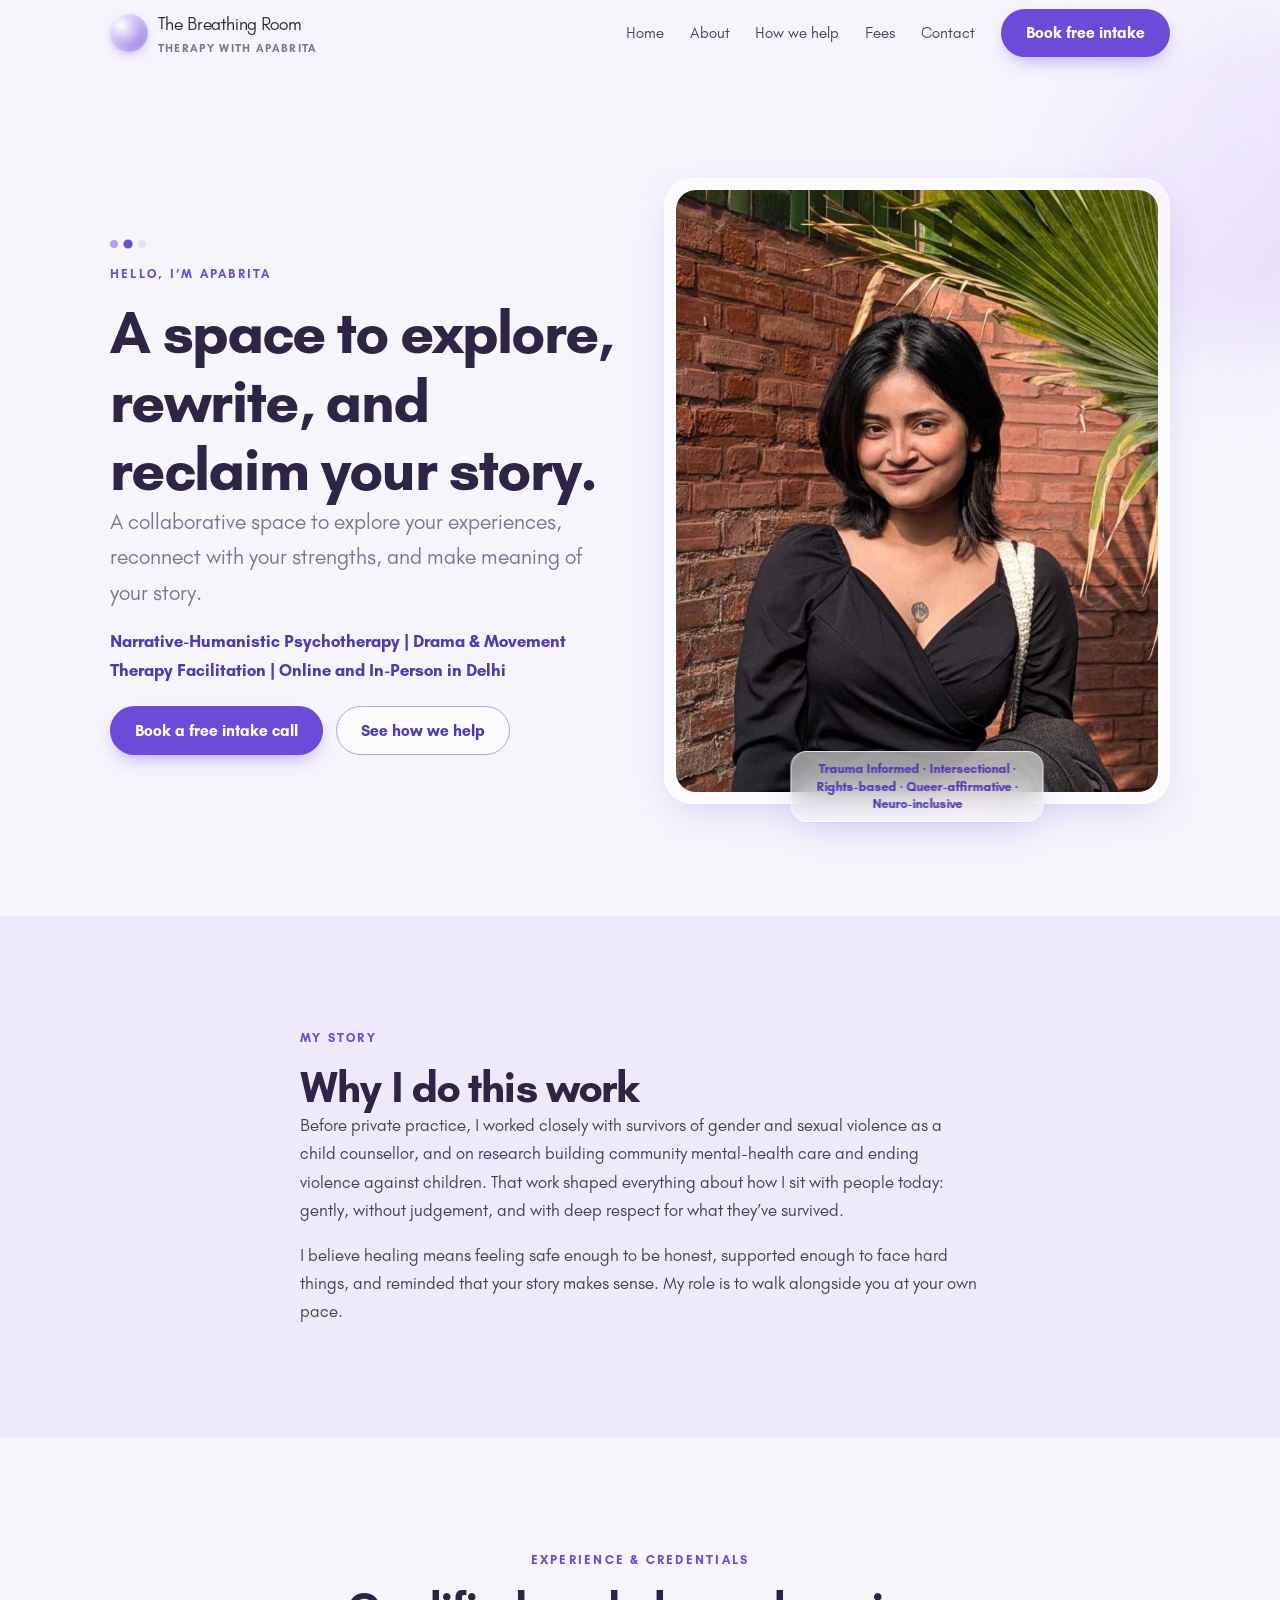
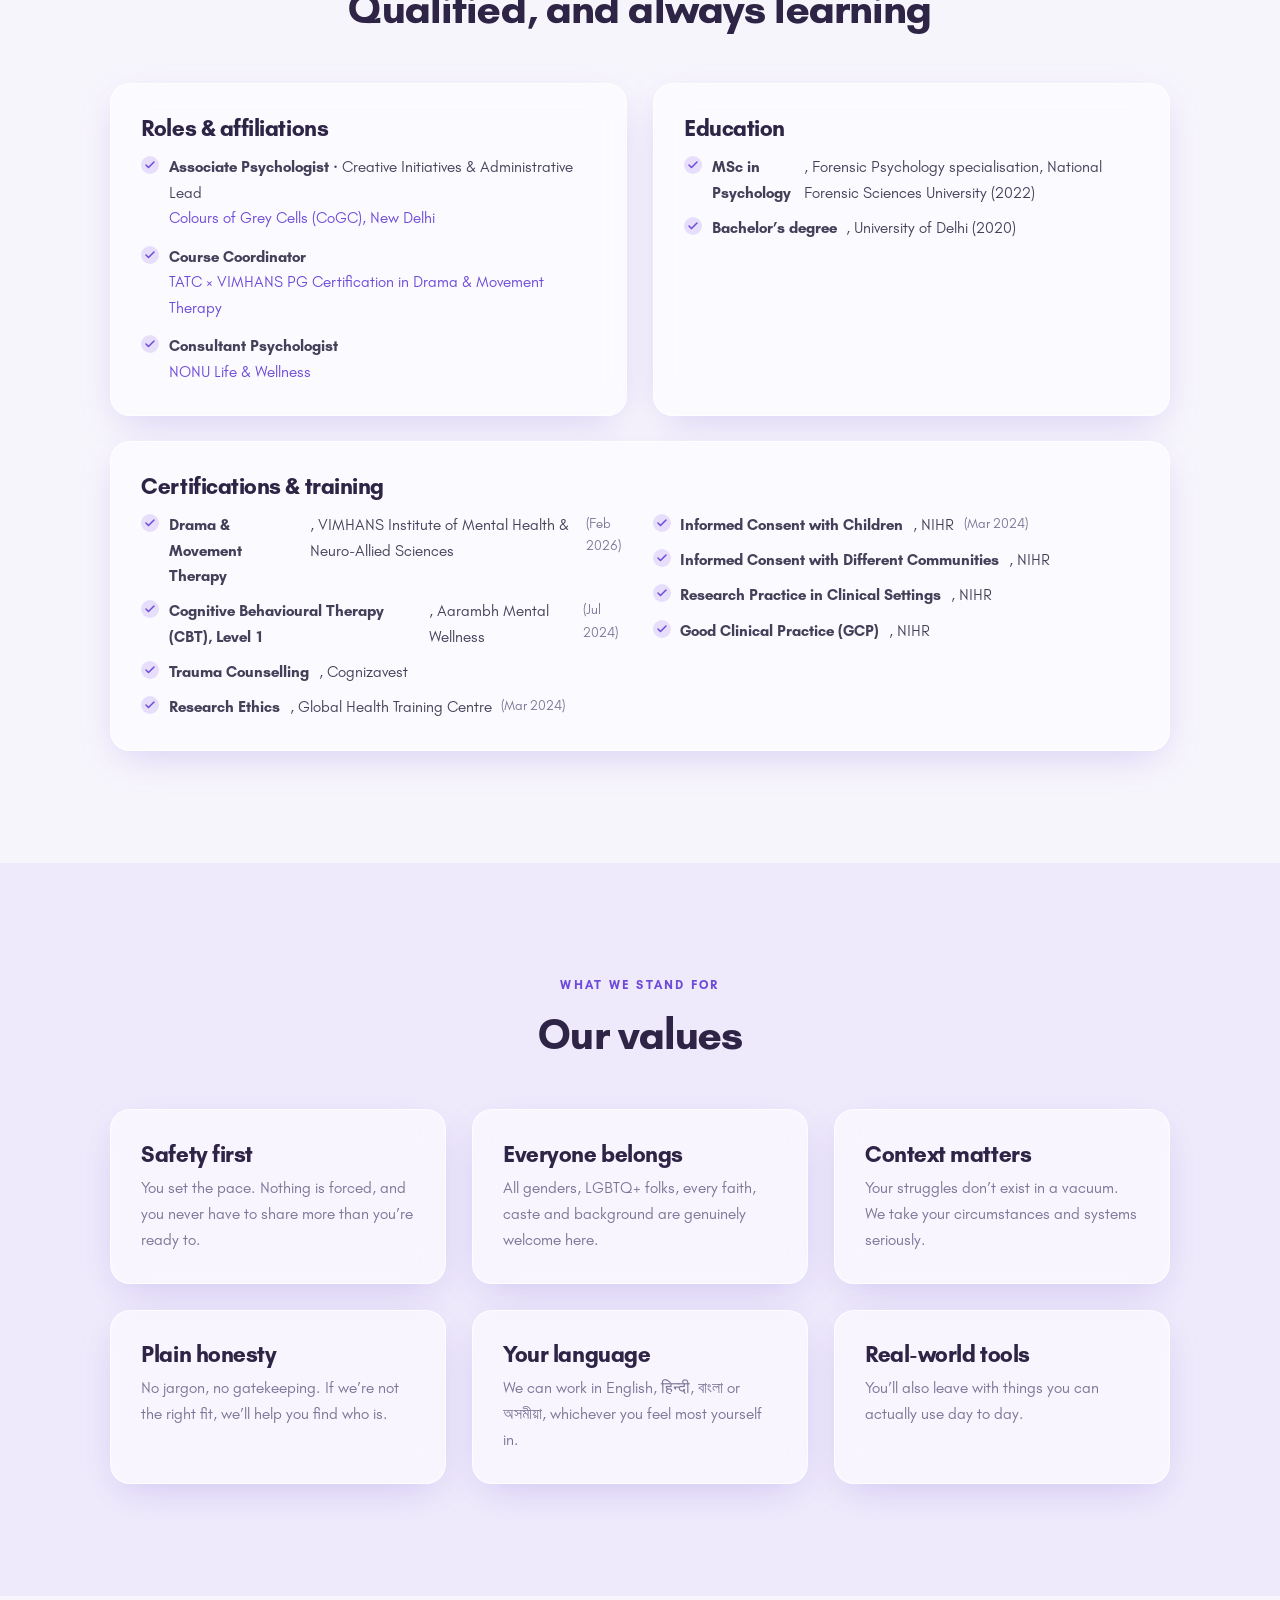
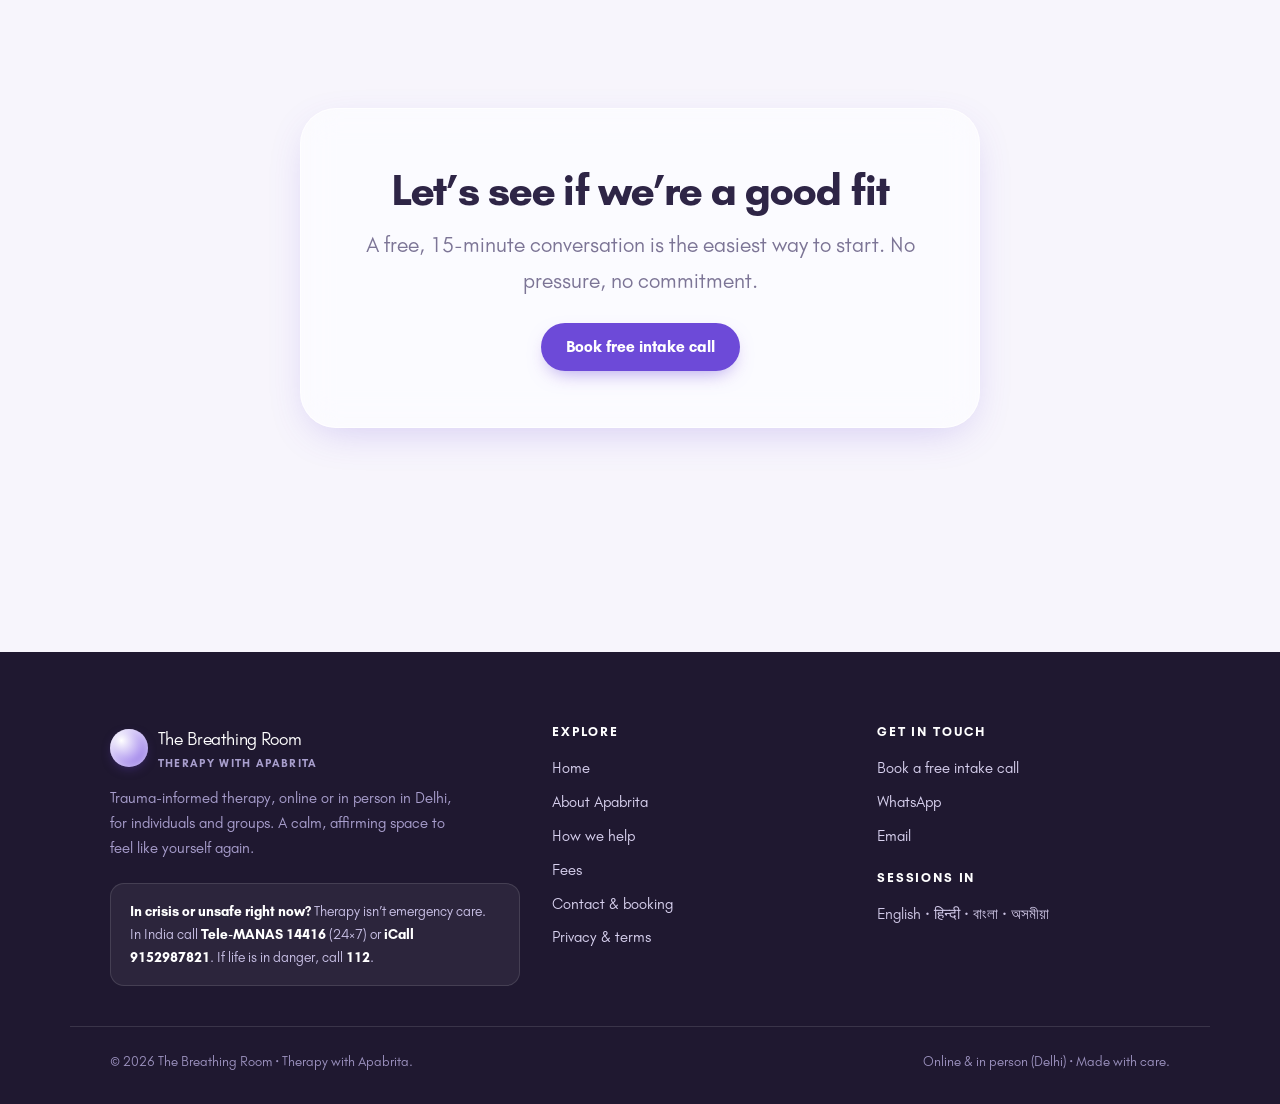
<file: about.html>
<!DOCTYPE html>
<html lang="en">
<head>
  <meta charset="UTF-8" />
  <meta name="viewport" content="width=device-width, initial-scale=1.0" />
  <title>About Apabrita | The Breathing Room</title>
  <meta name="description" content="Meet Apabrita, a trauma-informed narrative humanistic psychologist offering online therapy in India. Her story, training, credentials and values." />
  <meta name="theme-color" content="#f7f5fc" />
  <meta property="og:image" content="https://elsaicequeen.github.io/apa-website/assets/img/og-image.png" />
  <meta property="og:image:width" content="1200" />
  <meta property="og:image:height" content="630" />
  <meta property="og:title" content="About Apabrita | The Breathing Room" />
  <meta property="og:description" content="A trauma-informed, feminist, LGBTQ+-affirming psychologist. Her story, training and values." />
  <meta property="og:type" content="profile" />
  <link rel="icon" href="assets/img/favicon.svg" type="image/svg+xml" />
  <script>document.documentElement.classList.add('js');</script>
  <link rel="stylesheet" href="assets/css/styles.css" />
</head>
<body data-whatsapp="https://wa.me/917002318224?text=Hi%20Apabrita%2C%20I'd%20like%20to%20book%20a%20free%2015-minute%20intake%20call." data-email="apabrita907@gmail.com">
  <a class="skip-link" href="#main">Skip to content</a>

  <header class="site-header">
    <div class="container">
      <a class="brand" href="index.html"><span class="mark" aria-hidden="true"></span><span>The Breathing Room<small>Therapy with Apabrita</small></span></a>
      <input type="checkbox" id="nav-toggle" class="nav-toggle" hidden />
      <label class="menu-btn" for="nav-toggle" aria-label="Toggle menu"><span></span><span></span><span></span></label>
      <nav class="nav" aria-label="Primary">
        <a class="navlink" href="index.html">Home</a>
        <a class="navlink" href="about.html">About</a>
        <a class="navlink" href="services.html">How we help</a>
        <a class="navlink" href="index.html#fees">Fees</a>
        <a class="navlink" href="contact.html">Contact</a>
        <a class="btn" href="contact.html#book">Book free intake</a>
      </nav>
    </div>
  </header>

  <main id="main">
    <section class="section">
      <div class="blob blob--a" style="width:320px;height:320px;top:-40px;right:-120px;" aria-hidden="true"></div>
      <div class="container split">
        <div class="reveal">
          <span class="flourish" aria-hidden="true"><i></i><i></i><i></i></span>
          <p class="eyebrow">Hello, I&rsquo;m Apabrita</p>
          <h1>A space to explore, rewrite, and reclaim your story.</h1>
          <p class="lead">A collaborative space to explore your experiences, reconnect with your strengths, and make meaning of your story.</p>
          <p style="margin-top:1.1rem;color:var(--violet-deep);font-weight:600;">Narrative-Humanistic Psychotherapy | Drama &amp; Movement Therapy Facilitation | Online and In-Person in Delhi</p>
          <div class="btn-row" style="margin-top:1.4rem;">
            <a class="btn" href="contact.html#book">Book a free intake call</a>
            <a class="btn btn--ghost" href="services.html">See how we help</a>
          </div>
        </div>
        <div class="hero__portrait reveal">
          <div class="portrait-card glass">
            <!-- TODO: replace with a real headshot (assets/img/apabrita.jpg) -->
            <img class="portrait-img" src="assets/img/apabrita.jpg" alt="Apabrita, narrative humanistic psychologist" onerror="this.style.display='none';this.nextElementSibling.style.display='grid';" /><div class="portrait-ph" style="display:none">Your photo here<span>A warm, natural headshot builds trust faster than anything else.</span></div>
          </div>
          <span class="portrait-badge glass">Trauma Informed · Intersectional · Rights-based · Queer-affirmative · Neuro-inclusive</span>
        </div>
      </div>
    </section>

    <section class="section section--alt">
      <div class="container narrow reveal">
        <p class="eyebrow">My story</p>
        <h2>Why I do this work</h2>
        <p>Before private practice, I worked closely with survivors of gender and sexual violence as a child counsellor, and on research building community mental-health care and ending violence against children. That work shaped everything about how I sit with people today: gently, without judgement, and with deep respect for what they&rsquo;ve survived.</p>
        <p style="margin-top:1rem;">I believe healing means feeling safe enough to be honest, supported enough to face hard things, and reminded that your story makes sense. My role is to walk alongside you at your own pace.</p>
      </div>
    </section>

    <section class="section">
      <div class="container">
        <div class="section-head center reveal">
          <p class="eyebrow">Experience &amp; credentials</p>
          <h2>Qualified, and always learning</h2>
        </div>
        <div class="grid grid-2 reveal">
          <div class="card glass">
            <h3>Roles &amp; affiliations</h3>
            <ul class="offer" style="padding:0;gap:.8rem;margin-top:.8rem;">
              <li><span><b>Associate Psychologist</b> &middot; Creative Initiatives &amp; Administrative Lead<br><a class="inline" href="https://www.thecogc.com/" target="_blank" rel="noopener noreferrer">Colours of Grey Cells (CoGC), New Delhi</a></span></li>
              <li><span><b>Course Coordinator</b><br><a class="inline" href="https://www.artstherapists.in/pg-certification-in-drama-and-movement-therapy" target="_blank" rel="noopener noreferrer">TATC &times; VIMHANS PG Certification in Drama &amp; Movement Therapy</a></span></li>
              <li><span><b>Consultant Psychologist</b><br><a class="inline" href="https://nonu.in/" target="_blank" rel="noopener noreferrer">NONU Life &amp; Wellness</a></span></li>
            </ul>
          </div>
          <div class="card glass">
            <h3>Education</h3>
            <ul class="offer" style="padding:0;gap:.6rem;margin-top:.8rem;">
              <li><b>MSc in Psychology</b>, Forensic Psychology specialisation, National Forensic Sciences University (2022)</li>
              <li><b>Bachelor&rsquo;s degree</b>, University of Delhi (2020)</li>
            </ul>
          </div>
        </div>
        <div class="card glass reveal" style="margin-top:clamp(1rem,2.5vw,1.6rem);">
          <h3>Certifications &amp; training</h3>
          <div class="grid grid-2" style="gap:.55rem 1.6rem;margin-top:.8rem;">
            <ul class="offer" style="padding:0;gap:.6rem;margin:0;">
              <li><b>Drama &amp; Movement Therapy</b>, VIMHANS Institute of Mental Health &amp; Neuro-Allied Sciences <span style="color:var(--muted);font-size:.85rem;">(Feb 2026)</span></li>
              <li><b>Cognitive Behavioural Therapy (CBT), Level 1</b>, Aarambh Mental Wellness <span style="color:var(--muted);font-size:.85rem;">(Jul 2024)</span></li>
              <li><b>Trauma Counselling</b>, Cognizavest</li>
              <li><b>Research Ethics</b>, Global Health Training Centre <span style="color:var(--muted);font-size:.85rem;">(Mar 2024)</span></li>
            </ul>
            <ul class="offer" style="padding:0;gap:.6rem;margin:0;">
              <li><b>Informed Consent with Children</b>, NIHR <span style="color:var(--muted);font-size:.85rem;">(Mar 2024)</span></li>
              <li><b>Informed Consent with Different Communities</b>, NIHR</li>
              <li><b>Research Practice in Clinical Settings</b>, NIHR</li>
              <li><b>Good Clinical Practice (GCP)</b>, NIHR</li>
            </ul>
          </div>
        </div>
      </div>
    </section>

    <section class="section section--alt">
      <div class="container">
        <div class="section-head center reveal">
          <p class="eyebrow">What we stand for</p>
          <h2>Our values</h2>
        </div>
        <div class="grid grid-3 reveal">
          <div class="card glass"><h3>Safety first</h3><p>You set the pace. Nothing is forced, and you never have to share more than you&rsquo;re ready to.</p></div>
          <div class="card glass"><h3>Everyone belongs</h3><p>All genders, LGBTQ+ folks, every faith, caste and background are genuinely welcome here.</p></div>
          <div class="card glass"><h3>Context matters</h3><p>Your struggles don&rsquo;t exist in a vacuum. We take your circumstances and systems seriously.</p></div>
          <div class="card glass"><h3>Plain honesty</h3><p>No jargon, no gatekeeping. If we&rsquo;re not the right fit, we&rsquo;ll help you find who is.</p></div>
          <div class="card glass"><h3>Your language</h3><p>We can work in English, हिन्दी, বাংলা or অসমীয়া, whichever you feel most yourself in.</p></div>
          <div class="card glass"><h3>Real-world tools</h3><p>You&rsquo;ll also leave with things you can actually use day to day.</p></div>
        </div>
      </div>
    </section>

    <section class="section">
      <div class="container narrow">
        <div class="cta-band glass reveal">
          <h2>Let&rsquo;s see if we&rsquo;re a good fit</h2>
          <p class="lead">A free, 15-minute conversation is the easiest way to start. No pressure, no commitment.</p>
          <div class="btn-row"><a class="btn" href="contact.html#book">Book free intake call</a></div>
        </div>
      </div>
    </section>
  </main>

  <footer class="site-footer">
    <div class="container footer-grid">
      <div class="footer-brand">
        <a class="brand" href="index.html" style="color:#fff"><span class="mark" aria-hidden="true"></span><span style="color:#fff">The Breathing Room<small style="color:#a99fce">Therapy with Apabrita</small></span></a>
        <p>Trauma-informed therapy, online or in person in Delhi, for individuals and groups. A calm, affirming space to feel like yourself again.</p>
        <div class="crisis"><b>In crisis or unsafe right now?</b> Therapy isn&rsquo;t emergency care. In India call <b>Tele-MANAS 14416</b> (24×7) or <b>iCall 9152987821</b>. If life is in danger, call <b>112</b>.</div>
      </div>
      <div><h4>Explore</h4><ul><li><a href="index.html">Home</a></li><li><a href="about.html">About Apabrita</a></li><li><a href="services.html">How we help</a></li><li><a href="index.html#fees">Fees</a></li><li><a href="contact.html">Contact &amp; booking</a></li><li><a href="privacy.html">Privacy &amp; terms</a></li></ul></div>
      <div><h4>Get in touch</h4><ul><li><a href="contact.html#book">Book a free intake call</a></li><li><a id="footer-wa" href="contact.html">WhatsApp</a></li><li><a id="footer-email" href="mailto:apabrita907@gmail.com">Email</a></li></ul><h4 style="margin-top:1.4rem;">Sessions in</h4><ul><li>English · हिन्दी · বাংলা · অসমীয়া</li></ul></div>
    </div>
    <div class="container footer-bottom"><span>© <span id="year">2026</span> The Breathing Room · Therapy with Apabrita.</span><span>Online &amp; in person (Delhi) · Made with care.</span></div>
  </footer>

  <script>
    (function () {
      var wa = document.body.dataset.whatsapp;
      if (wa && wa.indexOf('XXXX') === -1) { var f = document.getElementById('footer-wa'); if (f) f.href = wa; }
      var em = document.body.dataset.email, fe = document.getElementById('footer-email');
      if (em && fe) fe.href = 'mailto:' + em;
    })();
  </script>
  <script src="assets/js/main.js" defer></script>
</body>
</html>
</file>
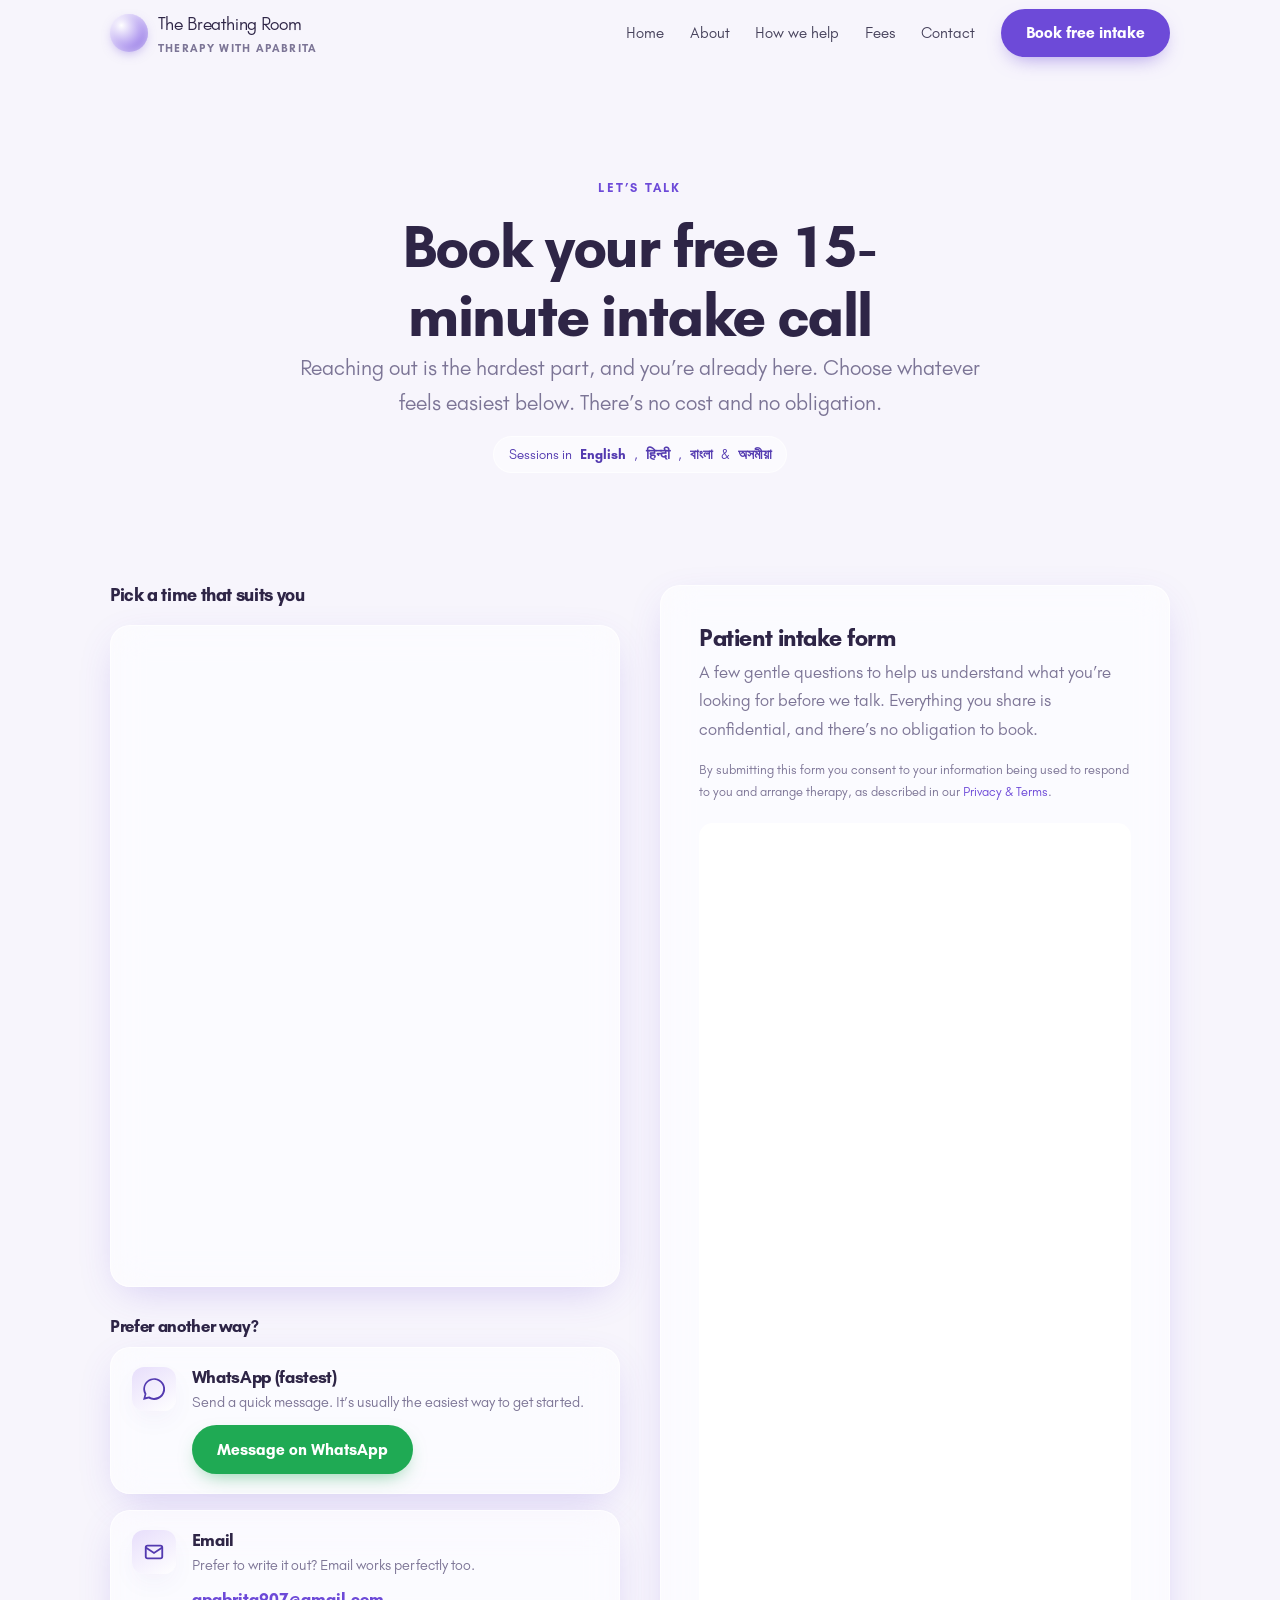
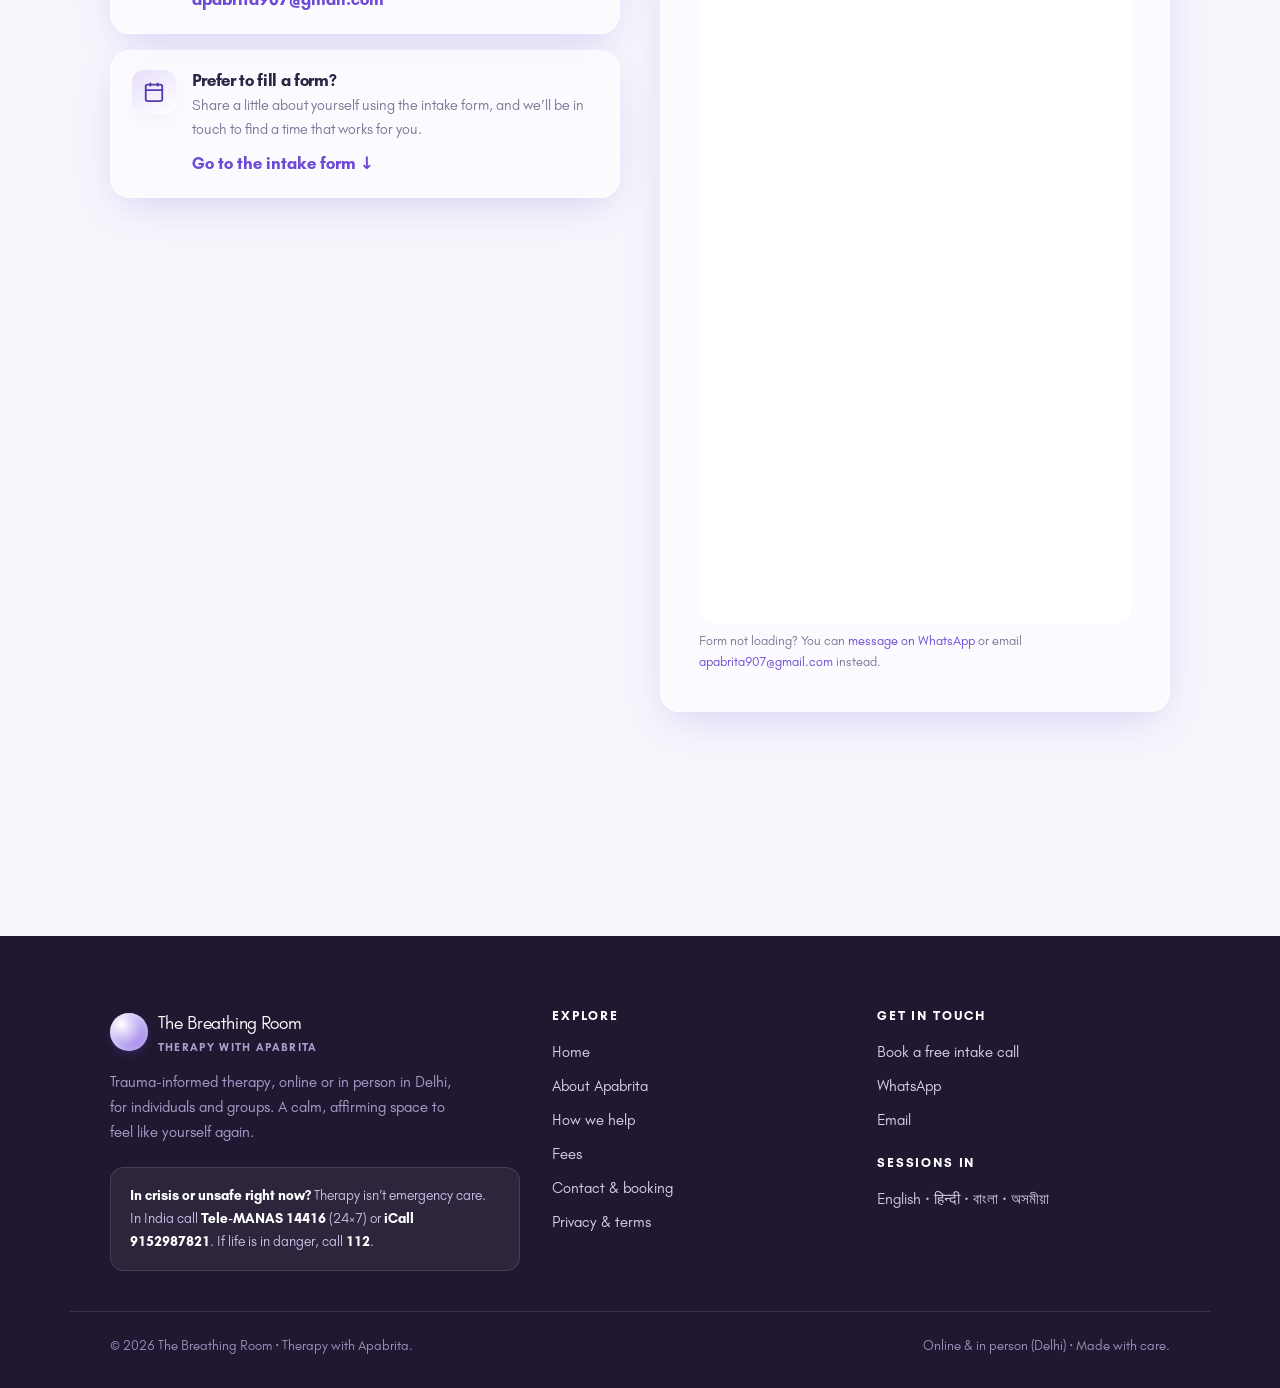
<file: contact.html>
<!DOCTYPE html>
<html lang="en">
<head>
  <meta charset="UTF-8" />
  <meta name="viewport" content="width=device-width, initial-scale=1.0" />
  <title>Contact &amp; Book a Free Intake Call | The Breathing Room</title>
  <meta name="description" content="Book a free 15-minute intake call for online therapy. Reach Apabrita by WhatsApp, the patient intake form, or schedule directly. Individual & group sessions." />
  <meta name="theme-color" content="#f7f5fc" />
  <meta property="og:image" content="https://elsaicequeen.github.io/apa-website/assets/img/og-image.png" />
  <meta property="og:image:width" content="1200" />
  <meta property="og:image:height" content="630" />
  <meta property="og:title" content="Contact &amp; Book | The Breathing Room" />
  <meta property="og:description" content="Book a free 15-minute intake call. WhatsApp, intake form or direct scheduling." />
  <link rel="icon" href="assets/img/favicon.svg" type="image/svg+xml" />
  <script>document.documentElement.classList.add('js');</script>
  <link rel="stylesheet" href="assets/css/styles.css" />
</head>
<body data-whatsapp="https://wa.me/917002318224?text=Hi%20Apabrita%2C%20I'd%20like%20to%20book%20a%20free%2015-minute%20intake%20call." data-email="apabrita907@gmail.com">
  <a class="skip-link" href="#main">Skip to content</a>

  <header class="site-header">
    <div class="container">
      <a class="brand" href="index.html"><span class="mark" aria-hidden="true"></span><span>The Breathing Room<small>Therapy with Apabrita</small></span></a>
      <input type="checkbox" id="nav-toggle" class="nav-toggle" hidden />
      <label class="menu-btn" for="nav-toggle" aria-label="Toggle menu"><span></span><span></span><span></span></label>
      <nav class="nav" aria-label="Primary">
        <a class="navlink" href="index.html">Home</a>
        <a class="navlink" href="about.html">About</a>
        <a class="navlink" href="services.html">How we help</a>
        <a class="navlink" href="index.html#fees">Fees</a>
        <a class="navlink" href="contact.html">Contact</a>
        <a class="btn" href="contact.html#book">Book free intake</a>
      </nav>
    </div>
  </header>

  <main id="main">
    <section class="section">
      <div class="container narrow center reveal">
        <p class="eyebrow">Let&rsquo;s talk</p>
        <h1>Book your free 15-minute intake call</h1>
        <p class="lead">Reaching out is the hardest part, and you&rsquo;re already here. Choose whatever feels easiest below. There&rsquo;s no cost and no obligation.</p>
        <span class="lang-badge" style="margin-top:1rem;">Sessions in <b>English</b>, <b>हिन्दी</b>, <b>বাংলা</b> &amp; <b>অসমীয়া</b></span>
      </div>
    </section>

    <section class="section" style="padding-top:0;">
      <div class="container contact-grid">
        <!-- Booking column: calendar first (primary), other ways below -->
        <div class="reveal">
          <h3 id="book" style="margin:0 0 .7rem;font-size:1.15rem;color:var(--plum);scroll-margin-top:90px;">Pick a time that suits you</h3>
          <!-- Calendly inline embed; main.js lazy-loads the widget into this div on scroll. -->
          <div class="calendly-wrap glass" data-calendly="https://calendly.com/apabrita907">
            <div style="padding:2rem;text-align:center;color:var(--muted);">
              <p><b style="color:var(--plum);">Loading the calendar&hellip;</b></p>
              <p class="form-note" style="margin-top:.4rem;">If it doesn&rsquo;t appear, message on WhatsApp or fill the intake form below, and we&rsquo;ll find a time together, including across time zones.</p>
            </div>
          </div>

          <h3 style="margin:1.8rem 0 .7rem;font-size:1.08rem;color:var(--plum);">Prefer another way?</h3>
          <div class="contact-methods">
            <div class="method glass">
              <div class="ico"><svg viewBox="0 0 24 24" fill="currentColor" aria-hidden="true"><path d="M.05 24l1.7-6.2A11.9 11.9 0 1 1 12 24a11.9 11.9 0 0 1-5.9-1.6L.05 24zM6.6 20.1l.4.2a9.9 9.9 0 1 0-3.4-3.4l.2.4-1 3.6 3.8-.8z"/></svg></div>
              <div>
                <h3>WhatsApp (fastest)</h3>
                <p>Send a quick message. It&rsquo;s usually the easiest way to get started.</p>
                <a class="btn btn--whatsapp" id="page-wa" href="https://wa.me/917002318224" rel="noopener" style="margin-top:.2rem;">Message on WhatsApp</a>
              </div>
            </div>
            <div class="method glass">
              <div class="ico"><svg viewBox="0 0 24 24" fill="none" stroke="currentColor" stroke-width="2" aria-hidden="true"><rect x="3" y="5" width="18" height="14" rx="2"/><path d="m3 7 9 6 9-6"/></svg></div>
              <div>
                <h3>Email</h3>
                <p>Prefer to write it out? Email works perfectly too.</p>
                <a class="inline" id="page-email" href="mailto:apabrita907@gmail.com">apabrita907@gmail.com</a>
              </div>
            </div>
            <div class="method glass">
              <div class="ico"><svg viewBox="0 0 24 24" fill="none" stroke="currentColor" stroke-width="2" aria-hidden="true"><rect x="3" y="4" width="18" height="18" rx="2"/><path d="M16 2v4M8 2v4M3 10h18"/></svg></div>
              <div>
                <h3>Prefer to fill a form?</h3>
                <p>Share a little about yourself using the intake form, and we&rsquo;ll be in touch to find a time that works for you.</p>
                <a class="inline" href="#intake">Go to the intake form &darr;</a>
              </div>
            </div>
          </div>
        </div>

        <!-- Patient intake form (Google Form embed) -->
        <div class="form-card glass reveal" id="intake">
          <h2 style="font-size:1.5rem;">Patient intake form</h2>
          <p style="color:var(--muted);margin:.4rem 0 1rem;">A few gentle questions to help us understand what you&rsquo;re looking for before we talk. Everything you share is confidential, and there&rsquo;s no obligation to book.</p>
          <p class="form-note" style="margin:0 0 1.3rem;">By submitting this form you consent to your information being used to respond to you and arrange therapy, as described in our <a class="inline" href="privacy.html">Privacy &amp; Terms</a>.</p>
          <div class="gform-wrap" style="border-radius:14px;overflow:hidden;background:#fff;">
            <iframe
              src="https://docs.google.com/forms/d/e/1FAIpQLScQqnzSY_23gThVdj3sngM1blldRSj1w92yg8IG3HOGB9nZGg/viewform?embedded=true"
              title="Patient intake form"
              loading="lazy"
              width="100%" height="1400" frameborder="0" marginheight="0" marginwidth="0"
              style="display:block;width:100%;border:0;">Loading the intake form&hellip;</iframe>
          </div>
          <p class="form-note">Form not loading? You can <a class="inline" id="wa-inline" href="https://wa.me/917002318224">message on WhatsApp</a> or email <a class="inline" href="mailto:apabrita907@gmail.com">apabrita907@gmail.com</a> instead.</p>
        </div>
      </div>
    </section>
  </main>

  <footer class="site-footer">
    <div class="container footer-grid">
      <div class="footer-brand">
        <a class="brand" href="index.html" style="color:#fff"><span class="mark" aria-hidden="true"></span><span style="color:#fff">The Breathing Room<small style="color:#a99fce">Therapy with Apabrita</small></span></a>
        <p>Trauma-informed therapy, online or in person in Delhi, for individuals and groups. A calm, affirming space to feel like yourself again.</p>
        <div class="crisis"><b>In crisis or unsafe right now?</b> Therapy isn&rsquo;t emergency care. In India call <b>Tele-MANAS 14416</b> (24×7) or <b>iCall 9152987821</b>. If life is in danger, call <b>112</b>.</div>
      </div>
      <div><h4>Explore</h4><ul><li><a href="index.html">Home</a></li><li><a href="about.html">About Apabrita</a></li><li><a href="services.html">How we help</a></li><li><a href="index.html#fees">Fees</a></li><li><a href="contact.html">Contact &amp; booking</a></li><li><a href="privacy.html">Privacy &amp; terms</a></li></ul></div>
      <div><h4>Get in touch</h4><ul><li><a href="contact.html#book">Book a free intake call</a></li><li><a id="footer-wa" href="contact.html">WhatsApp</a></li><li><a id="footer-email" href="mailto:apabrita907@gmail.com">Email</a></li></ul><h4 style="margin-top:1.4rem;">Sessions in</h4><ul><li>English · हिन्दी · বাংলা · অসমীয়া</li></ul></div>
    </div>
    <div class="container footer-bottom"><span>© <span id="year">2026</span> The Breathing Room · Therapy with Apabrita.</span><span>Online &amp; in person (Delhi) · Made with care.</span></div>
  </footer>

  <script>
    (function () {
      var wa = document.body.dataset.whatsapp, em = document.body.dataset.email;
      if (wa && wa.indexOf('XXXX') === -1) {
        ['page-wa', 'footer-wa', 'wa-inline'].forEach(function (id){ var el = document.getElementById(id); if (el) el.href = wa; });
      }
      if (em) {
        ['page-email','footer-email'].forEach(function(id){ var el=document.getElementById(id); if(el){ el.href='mailto:'+em; if(id==='page-email') el.textContent=em; } });
      }
    })();
  </script>
  <script src="assets/js/main.js" defer></script>
</body>
</html>
</file>
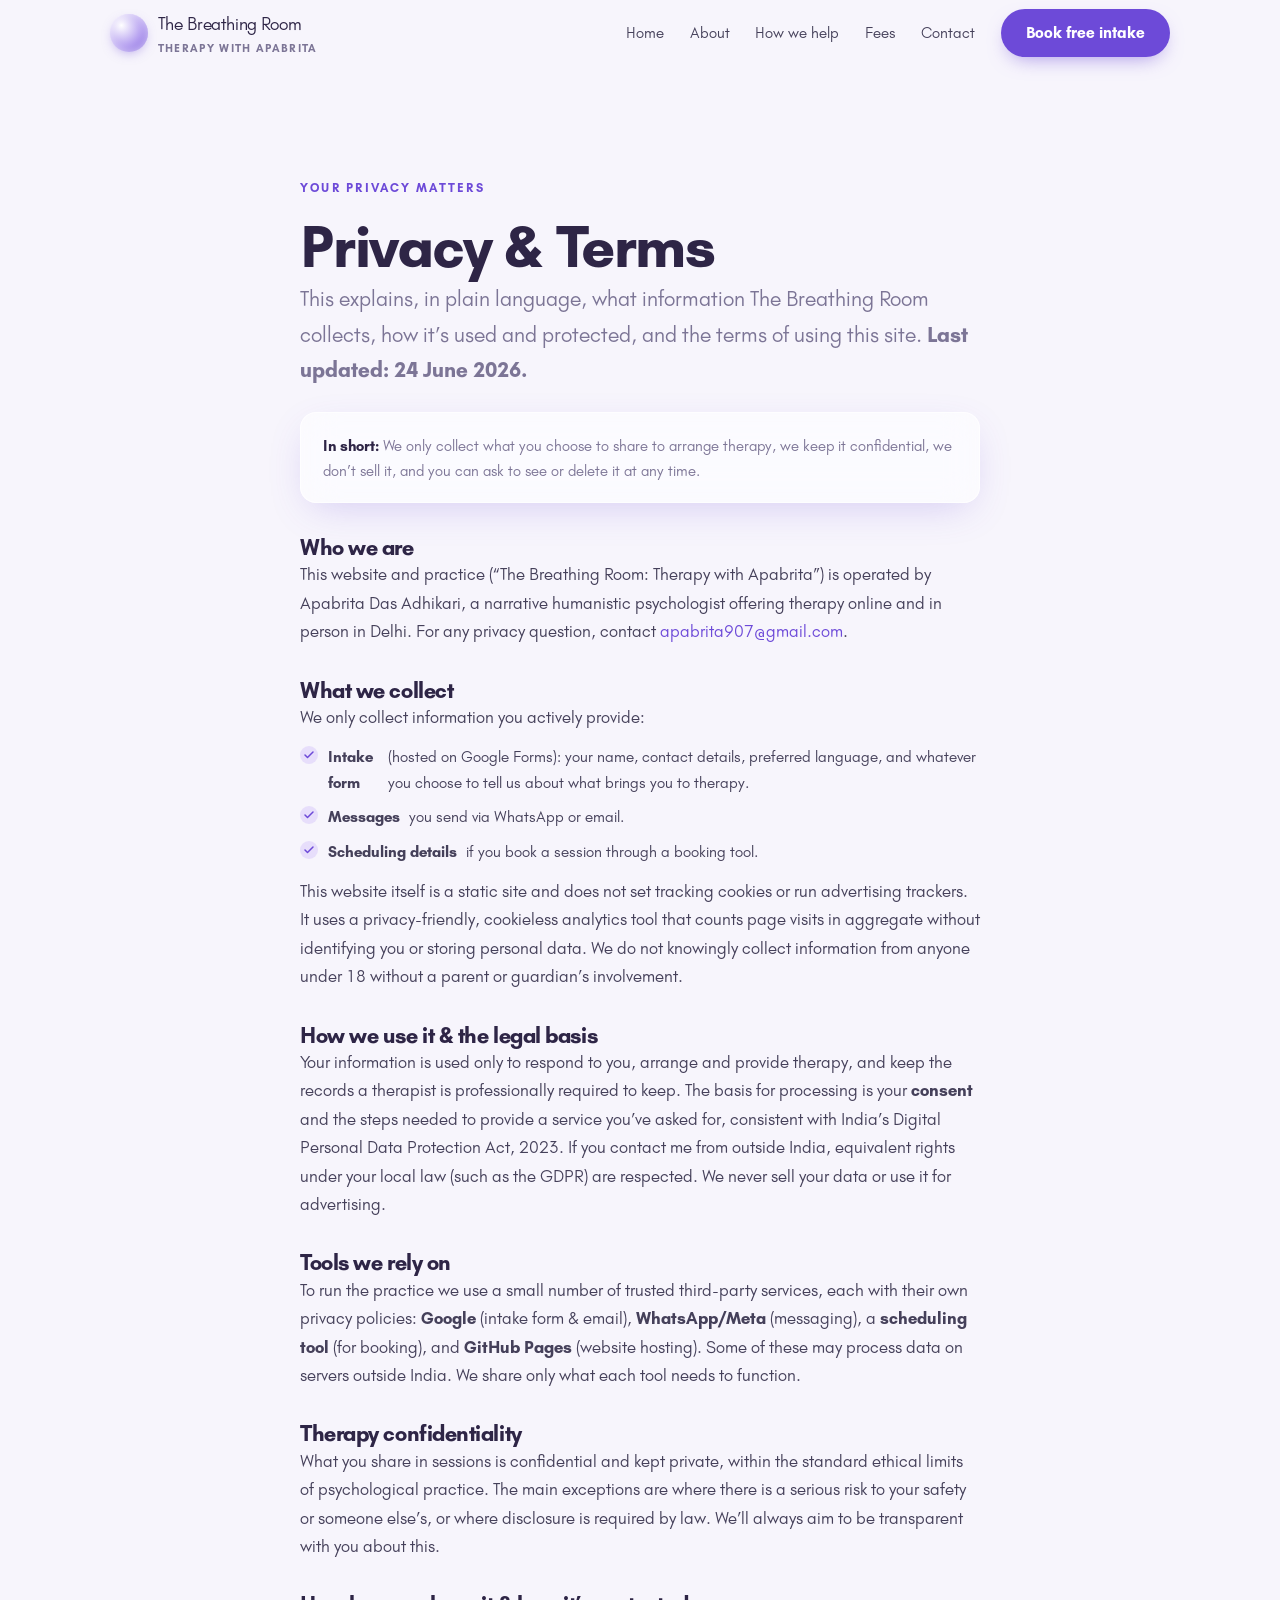
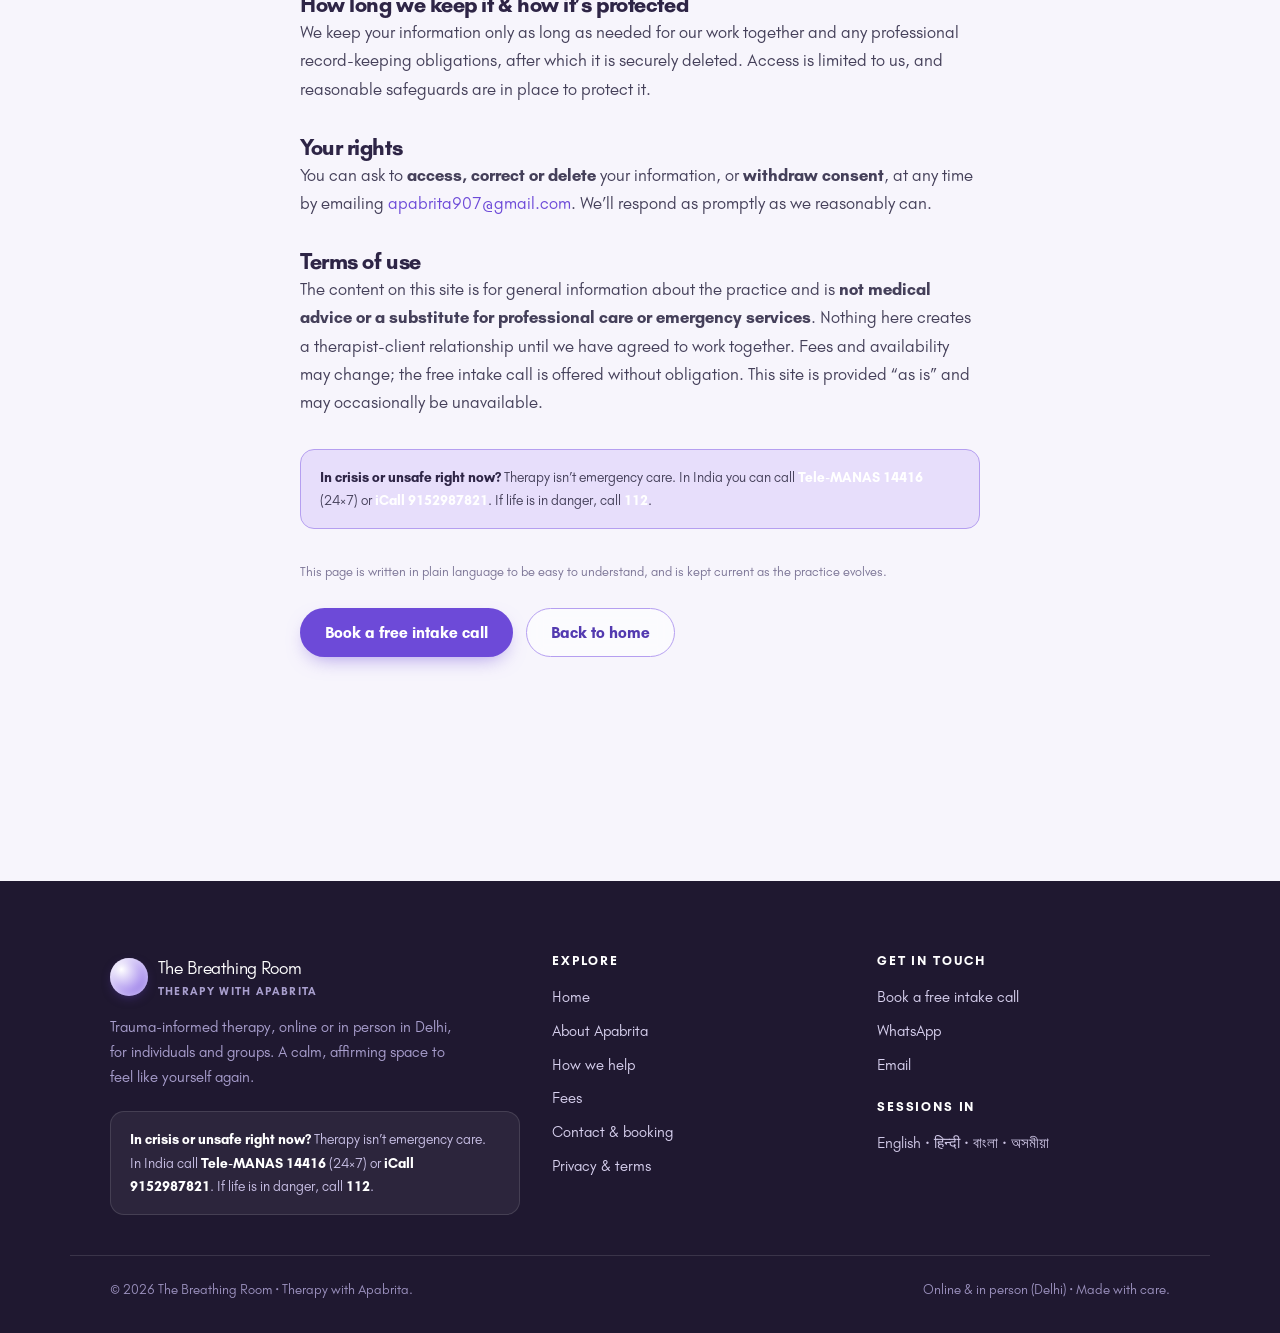
<file: privacy.html>
<!DOCTYPE html>
<html lang="en">
<head>
  <meta charset="UTF-8" />
  <meta name="viewport" content="width=device-width, initial-scale=1.0" />
  <title>Privacy &amp; Terms | The Breathing Room</title>
  <meta name="description" content="How The Breathing Room (Therapy with Apabrita) collects, uses and protects your information, and the terms of using this website and enquiry tools." />
  <meta name="theme-color" content="#f7f5fc" />
  <meta property="og:image" content="https://elsaicequeen.github.io/apa-website/assets/img/og-image.png" />
  <meta property="og:image:width" content="1200" />
  <meta property="og:image:height" content="630" />
  <meta name="robots" content="index,follow" />
  <link rel="icon" href="assets/img/favicon.svg" type="image/svg+xml" />
  <script>document.documentElement.classList.add('js');</script>
  <link rel="stylesheet" href="assets/css/styles.css" />
</head>
<body data-whatsapp="https://wa.me/917002318224?text=Hi%20Apabrita%2C%20I'd%20like%20to%20book%20a%20free%2015-minute%20intake%20call." data-email="apabrita907@gmail.com">
  <a class="skip-link" href="#main">Skip to content</a>

  <header class="site-header">
    <div class="container">
      <a class="brand" href="index.html"><span class="mark" aria-hidden="true"></span><span>The Breathing Room<small>Therapy with Apabrita</small></span></a>
      <input type="checkbox" id="nav-toggle" class="nav-toggle" hidden />
      <label class="menu-btn" for="nav-toggle" aria-label="Toggle menu"><span></span><span></span><span></span></label>
      <nav class="nav" aria-label="Primary">
        <a class="navlink" href="index.html">Home</a>
        <a class="navlink" href="about.html">About</a>
        <a class="navlink" href="services.html">How we help</a>
        <a class="navlink" href="index.html#fees">Fees</a>
        <a class="navlink" href="contact.html">Contact</a>
        <a class="btn" href="contact.html#book">Book free intake</a>
      </nav>
    </div>
  </header>

  <main id="main">
    <section class="section">
      <div class="container narrow reveal">
        <p class="eyebrow">Your privacy matters</p>
        <h1>Privacy &amp; Terms</h1>
        <p class="lead">This explains, in plain language, what information The Breathing Room collects, how it&rsquo;s used and protected, and the terms of using this site. <b>Last updated: 24 June 2026.</b></p>

        <div class="glass" style="padding:1.2rem 1.4rem;border-radius:16px;margin:1.6rem 0;">
          <p style="margin:0;font-size:.95rem;color:var(--muted);"><b style="color:var(--plum);">In short:</b> We only collect what you choose to share to arrange therapy, we keep it confidential, we don&rsquo;t sell it, and you can ask to see or delete it at any time.</p>
        </div>

        <h2 style="font-size:1.4rem;margin-top:2rem;">Who we are</h2>
        <p>This website and practice (&ldquo;The Breathing Room: Therapy with Apabrita&rdquo;) is operated by Apabrita Das Adhikari, a narrative humanistic psychologist offering therapy online and in person in Delhi. For any privacy question, contact <a class="inline" id="p-email" href="mailto:apabrita907@gmail.com">apabrita907@gmail.com</a>.</p>

        <h2 style="font-size:1.4rem;margin-top:2rem;">What we collect</h2>
        <p>We only collect information you actively provide:</p>
        <ul class="offer" style="padding:0;gap:.55rem;margin:.8rem 0;">
          <li><b>Intake form</b> (hosted on Google Forms): your name, contact details, preferred language, and whatever you choose to tell us about what brings you to therapy.</li>
          <li><b>Messages</b> you send via WhatsApp or email.</li>
          <li><b>Scheduling details</b> if you book a session through a booking tool.</li>
        </ul>
        <p>This website itself is a static site and does not set tracking cookies or run advertising trackers. It uses a privacy-friendly, cookieless analytics tool that counts page visits in aggregate without identifying you or storing personal data. We do not knowingly collect information from anyone under 18 without a parent or guardian&rsquo;s involvement.</p>

        <h2 style="font-size:1.4rem;margin-top:2rem;">How we use it &amp; the legal basis</h2>
        <p>Your information is used only to respond to you, arrange and provide therapy, and keep the records a therapist is professionally required to keep. The basis for processing is your <b>consent</b> and the steps needed to provide a service you&rsquo;ve asked for, consistent with India&rsquo;s Digital Personal Data Protection Act, 2023. If you contact me from outside India, equivalent rights under your local law (such as the GDPR) are respected. We never sell your data or use it for advertising.</p>

        <h2 style="font-size:1.4rem;margin-top:2rem;">Tools we rely on</h2>
        <p>To run the practice we use a small number of trusted third-party services, each with their own privacy policies: <b>Google</b> (intake form &amp; email), <b>WhatsApp/Meta</b> (messaging), a <b>scheduling tool</b> (for booking), and <b>GitHub Pages</b> (website hosting). Some of these may process data on servers outside India. We share only what each tool needs to function.</p>

        <h2 style="font-size:1.4rem;margin-top:2rem;">Therapy confidentiality</h2>
        <p>What you share in sessions is confidential and kept private, within the standard ethical limits of psychological practice. The main exceptions are where there is a serious risk to your safety or someone else&rsquo;s, or where disclosure is required by law. We&rsquo;ll always aim to be transparent with you about this.</p>

        <h2 style="font-size:1.4rem;margin-top:2rem;">How long we keep it &amp; how it&rsquo;s protected</h2>
        <p>We keep your information only as long as needed for our work together and any professional record-keeping obligations, after which it is securely deleted. Access is limited to us, and reasonable safeguards are in place to protect it.</p>

        <h2 style="font-size:1.4rem;margin-top:2rem;">Your rights</h2>
        <p>You can ask to <b>access, correct or delete</b> your information, or <b>withdraw consent</b>, at any time by emailing <a class="inline" href="mailto:apabrita907@gmail.com">apabrita907@gmail.com</a>. We&rsquo;ll respond as promptly as we reasonably can.</p>

        <h2 style="font-size:1.4rem;margin-top:2rem;">Terms of use</h2>
        <p>The content on this site is for general information about the practice and is <b>not medical advice or a substitute for professional care or emergency services</b>. Nothing here creates a therapist-client relationship until we have agreed to work together. Fees and availability may change; the free intake call is offered without obligation. This site is provided &ldquo;as is&rdquo; and may occasionally be unavailable.</p>

        <div class="crisis" style="background:var(--lilac-soft);border:1px solid var(--lilac);color:var(--ink);margin-top:2rem;">
          <b style="color:var(--plum);">In crisis or unsafe right now?</b> Therapy isn&rsquo;t emergency care. In India you can call <b>Tele-MANAS 14416</b> (24×7) or <b>iCall 9152987821</b>. If life is in danger, call <b>112</b>.
        </div>

        <p class="form-note" style="margin-top:2rem;">This page is written in plain language to be easy to understand, and is kept current as the practice evolves.</p>

        <div class="btn-row" style="margin-top:1.6rem;"><a class="btn" href="contact.html#book">Book a free intake call</a><a class="btn btn--ghost" href="index.html">Back to home</a></div>
      </div>
    </section>
  </main>

  <footer class="site-footer">
    <div class="container footer-grid">
      <div class="footer-brand">
        <a class="brand" href="index.html" style="color:#fff"><span class="mark" aria-hidden="true"></span><span style="color:#fff">The Breathing Room<small style="color:#a99fce">Therapy with Apabrita</small></span></a>
        <p>Trauma-informed therapy, online or in person in Delhi, for individuals and groups. A calm, affirming space to feel like yourself again.</p>
        <div class="crisis"><b>In crisis or unsafe right now?</b> Therapy isn&rsquo;t emergency care. In India call <b>Tele-MANAS 14416</b> (24×7) or <b>iCall 9152987821</b>. If life is in danger, call <b>112</b>.</div>
      </div>
      <div><h4>Explore</h4><ul><li><a href="index.html">Home</a></li><li><a href="about.html">About Apabrita</a></li><li><a href="services.html">How we help</a></li><li><a href="index.html#fees">Fees</a></li><li><a href="contact.html">Contact &amp; booking</a></li><li><a href="privacy.html">Privacy &amp; terms</a></li></ul></div>
      <div><h4>Get in touch</h4><ul><li><a href="contact.html#book">Book a free intake call</a></li><li><a id="footer-wa" href="contact.html">WhatsApp</a></li><li><a id="footer-email" href="mailto:apabrita907@gmail.com">Email</a></li></ul><h4 style="margin-top:1.4rem;">Sessions in</h4><ul><li>English · हिन्दी · বাংলা · অসমীয়া</li></ul></div>
    </div>
    <div class="container footer-bottom"><span>© <span id="year">2026</span> The Breathing Room · Therapy with Apabrita.</span><span>Online &amp; in person (Delhi) · Made with care.</span></div>
  </footer>

  <script>
    (function () {
      var wa = document.body.dataset.whatsapp;
      if (wa && wa.indexOf('XXXX') === -1) { var f = document.getElementById('footer-wa'); if (f) f.href = wa; }
    })();
  </script>
  <script src="assets/js/main.js" defer></script>
</body>
</html>
</file>
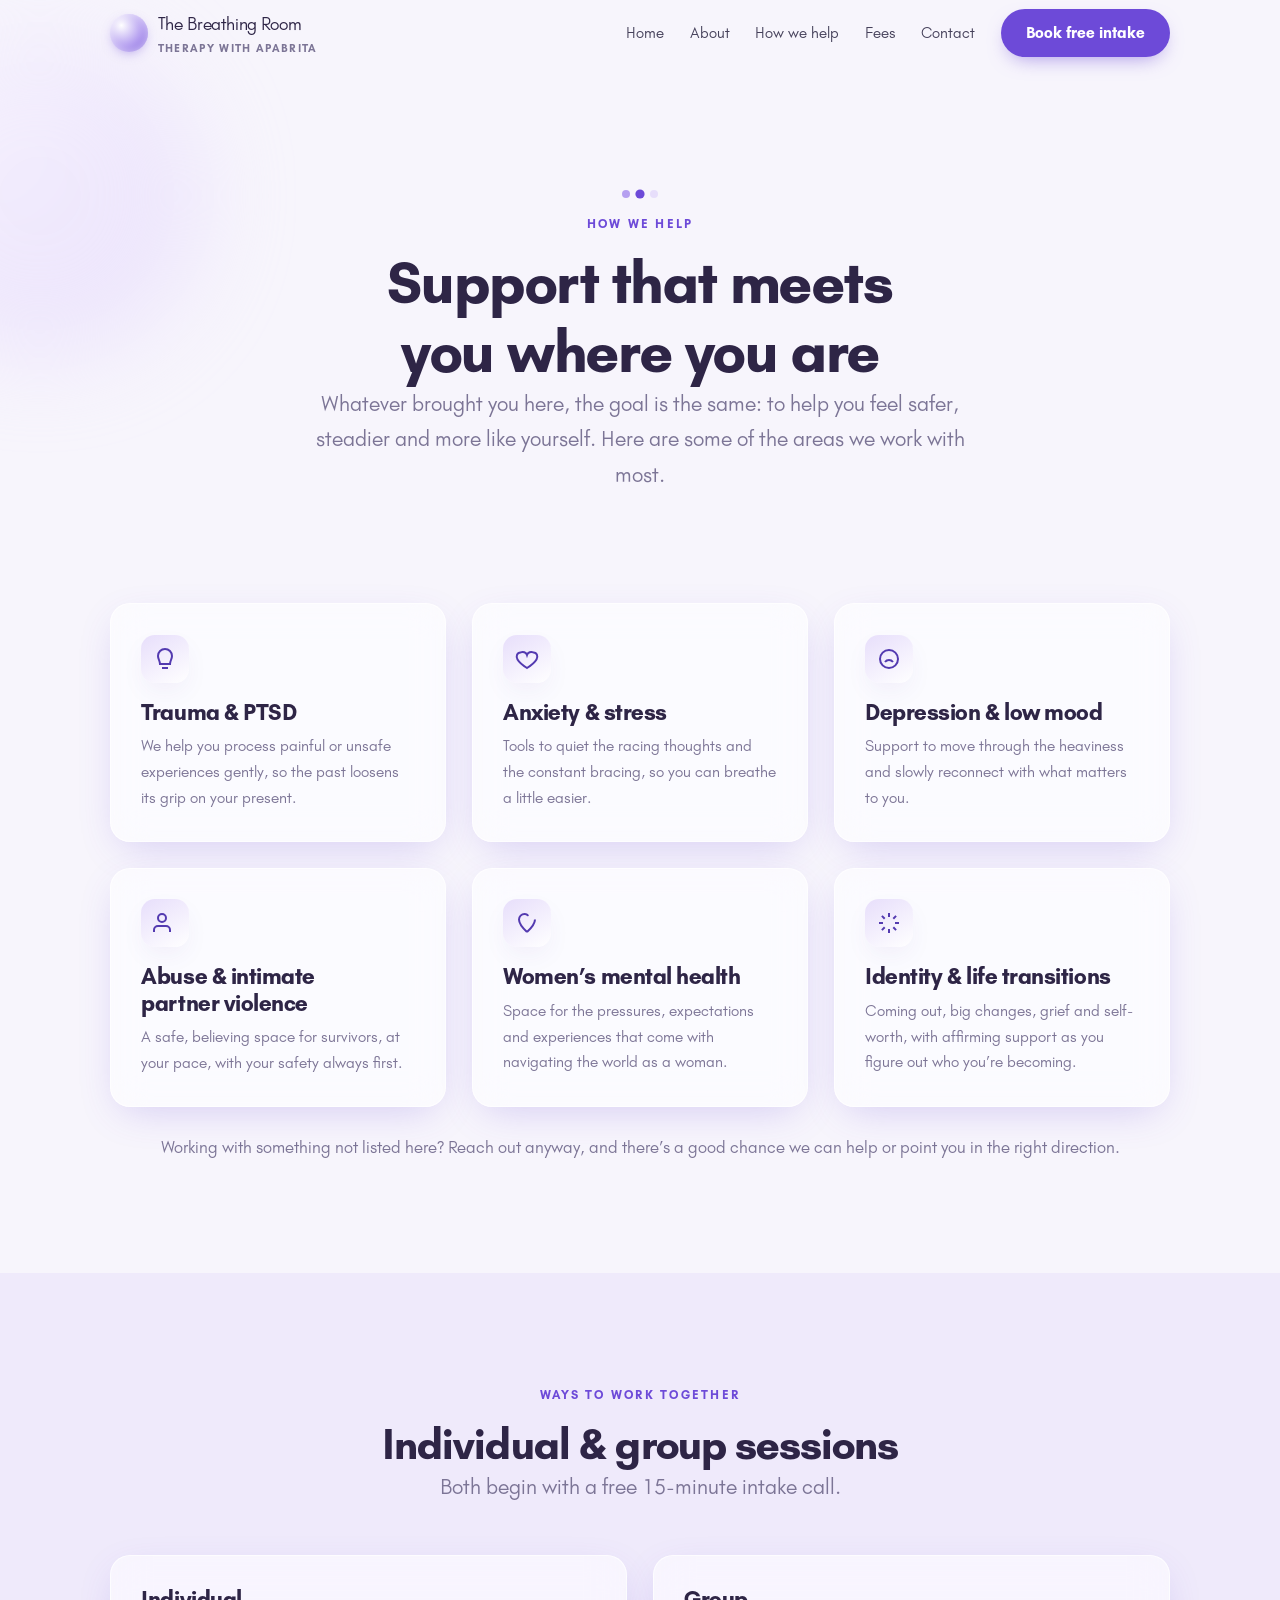
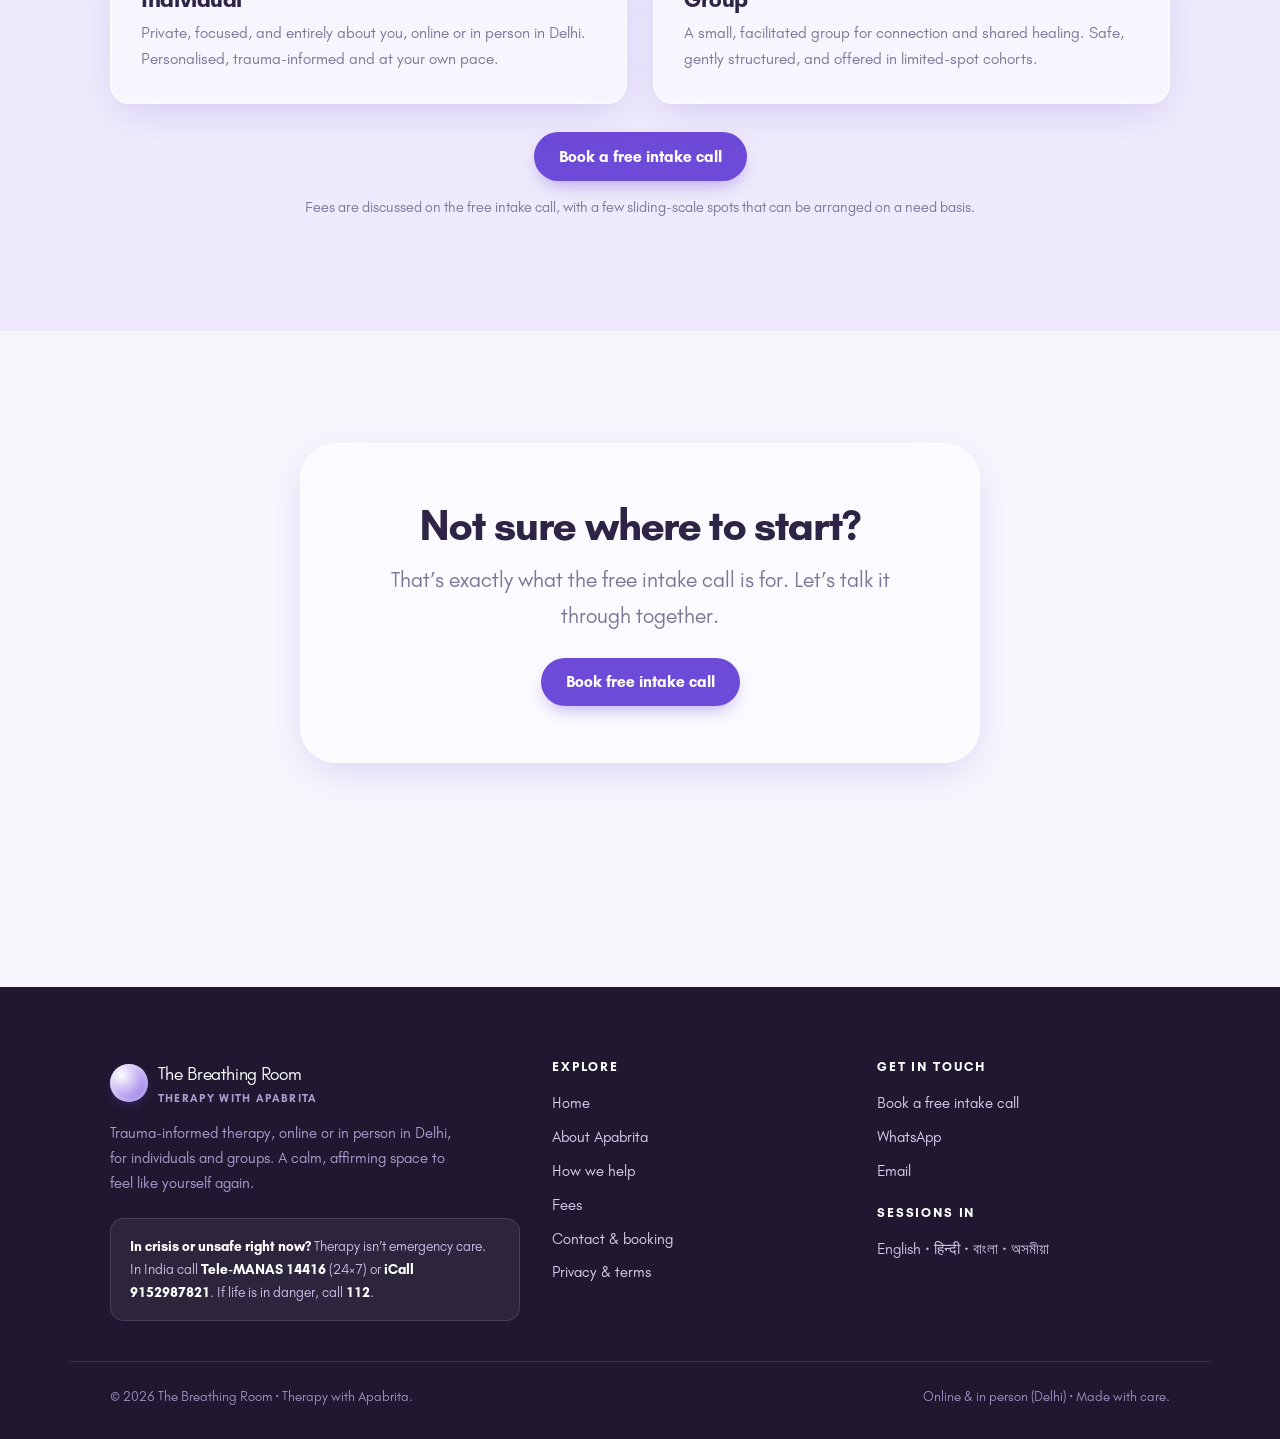
<file: services.html>
<!DOCTYPE html>
<html lang="en">
<head>
  <meta charset="UTF-8" />
  <meta name="viewport" content="width=device-width, initial-scale=1.0" />
  <title>How We Help: Online Therapy for Trauma, Anxiety &amp; More | The Breathing Room</title>
  <meta name="description" content="Individual and group online therapy for trauma, PTSD, anxiety, depression, abuse, intimate partner violence and women's mental health. Trauma-informed, feminist, LGBTQ+ affirming care." />
  <meta name="theme-color" content="#f7f5fc" />
  <meta property="og:image" content="https://elsaicequeen.github.io/apa-website/assets/img/og-image.png" />
  <meta property="og:image:width" content="1200" />
  <meta property="og:image:height" content="630" />
  <meta property="og:title" content="How We Help | The Breathing Room" />
  <meta property="og:description" content="Individual & group online therapy for trauma, anxiety, relationships and more." />
  <link rel="icon" href="assets/img/favicon.svg" type="image/svg+xml" />
  <script>document.documentElement.classList.add('js');</script>
  <link rel="stylesheet" href="assets/css/styles.css" />
</head>
<body data-whatsapp="https://wa.me/917002318224?text=Hi%20Apabrita%2C%20I'd%20like%20to%20book%20a%20free%2015-minute%20intake%20call." data-email="apabrita907@gmail.com">
  <a class="skip-link" href="#main">Skip to content</a>

  <header class="site-header">
    <div class="container">
      <a class="brand" href="index.html"><span class="mark" aria-hidden="true"></span><span>The Breathing Room<small>Therapy with Apabrita</small></span></a>
      <input type="checkbox" id="nav-toggle" class="nav-toggle" hidden />
      <label class="menu-btn" for="nav-toggle" aria-label="Toggle menu"><span></span><span></span><span></span></label>
      <nav class="nav" aria-label="Primary">
        <a class="navlink" href="index.html">Home</a>
        <a class="navlink" href="about.html">About</a>
        <a class="navlink" href="services.html">How we help</a>
        <a class="navlink" href="index.html#fees">Fees</a>
        <a class="navlink" href="contact.html">Contact</a>
        <a class="btn" href="contact.html#book">Book free intake</a>
      </nav>
    </div>
  </header>

  <main id="main">
    <section class="section">
      <div class="blob blob--c" style="width:320px;height:320px;top:-30px;left:-120px;" aria-hidden="true"></div>
      <div class="container narrow center reveal">
        <span class="flourish" aria-hidden="true"><i></i><i></i><i></i></span>
        <p class="eyebrow">How we help</p>
        <h1>Support that meets you where you are</h1>
        <p class="lead">Whatever brought you here, the goal is the same: to help you feel safer, steadier and more like yourself. Here are some of the areas we work with most.</p>
      </div>
    </section>

    <section class="section" style="padding-top:0;">
      <div class="container">
        <div class="grid grid-3">
          <article class="card glass reveal"><div class="ico"><svg viewBox="0 0 24 24" fill="none" stroke="currentColor" stroke-width="2" aria-hidden="true"><path d="M12 2a7 7 0 0 0-7 7c0 3 2 5 2 8h10c0-3 2-5 2-8a7 7 0 0 0-7-7z"/><path d="M9 21h6"/></svg></div><h3>Trauma &amp; PTSD</h3><p>We help you process painful or unsafe experiences gently, so the past loosens its grip on your present.</p></article>
          <article class="card glass reveal"><div class="ico"><svg viewBox="0 0 24 24" fill="none" stroke="currentColor" stroke-width="2" aria-hidden="true"><path d="M12 21s-7-4.35-9.5-8.5C.7 9.36 2 5.5 5.5 5.5A4.5 4.5 0 0 1 12 8a4.5 4.5 0 0 1 6.5-2.5C22 5.5 23.3 9.36 21.5 12.5 19 16.65 12 21 12 21z"/></svg></div><h3>Anxiety &amp; stress</h3><p>Tools to quiet the racing thoughts and the constant bracing, so you can breathe a little easier.</p></article>
          <article class="card glass reveal"><div class="ico"><svg viewBox="0 0 24 24" fill="none" stroke="currentColor" stroke-width="2" aria-hidden="true"><circle cx="12" cy="12" r="9"/><path d="M8 15s1.5-2 4-2 4 2 4 2"/><path d="M9 9h.01M15 9h.01"/></svg></div><h3>Depression &amp; low mood</h3><p>Support to move through the heaviness and slowly reconnect with what matters to you.</p></article>
          <article class="card glass reveal"><div class="ico"><svg viewBox="0 0 24 24" fill="none" stroke="currentColor" stroke-width="2" aria-hidden="true"><path d="M17 21v-2a4 4 0 0 0-4-4H5a4 4 0 0 0-4 4v2"/><circle cx="9" cy="7" r="4"/></svg></div><h3>Abuse &amp; intimate partner violence</h3><p>A safe, believing space for survivors, at your pace, with your safety always first.</p></article>
          <article class="card glass reveal"><div class="ico"><svg viewBox="0 0 24 24" fill="none" stroke="currentColor" stroke-width="2" aria-hidden="true"><path d="M12 21C12 21 4 13.6 4 8.5 4 5.5 6.5 3 9.5 3c1.7 0 3.2 1 3.5 2 0-.1 0-.1 0 0 0 0 0 0 0 0"/><path d="M20 8.5C20 13.6 12 21 12 21"/></svg></div><h3>Women&rsquo;s mental health</h3><p>Space for the pressures, expectations and experiences that come with navigating the world as a woman.</p></article>
          <article class="card glass reveal"><div class="ico"><svg viewBox="0 0 24 24" fill="none" stroke="currentColor" stroke-width="2" aria-hidden="true"><path d="M12 2v4M12 18v4M4.9 4.9l2.8 2.8M16.3 16.3l2.8 2.8M2 12h4M18 12h4M4.9 19.1l2.8-2.8M16.3 7.7l2.8-2.8"/></svg></div><h3>Identity &amp; life transitions</h3><p>Coming out, big changes, grief and self-worth, with affirming support as you figure out who you&rsquo;re becoming.</p></article>
        </div>
        <p class="center reveal" style="margin-top:1.6rem;color:var(--muted);">Working with something not listed here? Reach out anyway, and there&rsquo;s a good chance we can help or point you in the right direction.</p>
      </div>
    </section>

    <section class="section section--alt">
      <div class="container">
        <div class="section-head center reveal">
          <p class="eyebrow">Ways to work together</p>
          <h2>Individual &amp; group sessions</h2>
          <p class="lead">Both begin with a free 15-minute intake call.</p>
        </div>
        <div class="grid grid-2 reveal">
          <article class="card glass">
            <h3>Individual</h3>
            <p>Private, focused, and entirely about you, online or in person in Delhi. Personalised, trauma-informed and at your own pace.</p>
          </article>
          <article class="card glass">
            <h3>Group</h3>
            <p>A small, facilitated group for connection and shared healing. Safe, gently structured, and offered in limited-spot cohorts.</p>
          </article>
        </div>
        <div class="center reveal" style="margin-top:1.8rem;">
          <a class="btn" href="contact.html#book">Book a free intake call</a>
          <p style="margin-top:.9rem;color:var(--muted);font-size:.92rem;">Fees are discussed on the free intake call, with a few sliding-scale spots that can be arranged on a need basis.</p>
        </div>
      </div>
    </section>

    <section class="section">
      <div class="container narrow">
        <div class="cta-band glass reveal">
          <h2>Not sure where to start?</h2>
          <p class="lead">That&rsquo;s exactly what the free intake call is for. Let&rsquo;s talk it through together.</p>
          <div class="btn-row"><a class="btn" href="contact.html#book">Book free intake call</a></div>
        </div>
      </div>
    </section>
  </main>

  <footer class="site-footer">
    <div class="container footer-grid">
      <div class="footer-brand">
        <a class="brand" href="index.html" style="color:#fff"><span class="mark" aria-hidden="true"></span><span style="color:#fff">The Breathing Room<small style="color:#a99fce">Therapy with Apabrita</small></span></a>
        <p>Trauma-informed therapy, online or in person in Delhi, for individuals and groups. A calm, affirming space to feel like yourself again.</p>
        <div class="crisis"><b>In crisis or unsafe right now?</b> Therapy isn&rsquo;t emergency care. In India call <b>Tele-MANAS 14416</b> (24×7) or <b>iCall 9152987821</b>. If life is in danger, call <b>112</b>.</div>
      </div>
      <div><h4>Explore</h4><ul><li><a href="index.html">Home</a></li><li><a href="about.html">About Apabrita</a></li><li><a href="services.html">How we help</a></li><li><a href="index.html#fees">Fees</a></li><li><a href="contact.html">Contact &amp; booking</a></li><li><a href="privacy.html">Privacy &amp; terms</a></li></ul></div>
      <div><h4>Get in touch</h4><ul><li><a href="contact.html#book">Book a free intake call</a></li><li><a id="footer-wa" href="contact.html">WhatsApp</a></li><li><a id="footer-email" href="mailto:apabrita907@gmail.com">Email</a></li></ul><h4 style="margin-top:1.4rem;">Sessions in</h4><ul><li>English · हिन्दी · বাংলা · অসমীয়া</li></ul></div>
    </div>
    <div class="container footer-bottom"><span>© <span id="year">2026</span> The Breathing Room · Therapy with Apabrita.</span><span>Online &amp; in person (Delhi) · Made with care.</span></div>
  </footer>

  <script>
    (function () {
      var wa = document.body.dataset.whatsapp;
      if (wa && wa.indexOf('XXXX') === -1) { var f = document.getElementById('footer-wa'); if (f) f.href = wa; }
      var em = document.body.dataset.email, fe = document.getElementById('footer-email');
      if (em && fe) fe.href = 'mailto:' + em;
    })();
  </script>
  <script src="assets/js/main.js" defer></script>
</body>
</html>
</file>
<file: assets/css/styles.css>
/* =========================================================================
   Apabrita Das Adhikari — Therapy practice
   Design system: light, minimalist lilac / lavender / white + glassmorphism
   Zero-build. All tokens are CSS custom properties for easy rebranding.
   ========================================================================= */

/* ----- Self-hosted font (Glacial Indifference) — no third-party CDN ------ */
@font-face {
  font-family: 'Glacial Indifference';
  font-style: normal;
  font-weight: 400;
  font-display: swap;
  src: url('../fonts/GlacialIndifference-Regular.woff') format('woff');
}
@font-face {
  font-family: 'Glacial Indifference';
  font-style: normal;
  font-weight: 700;
  font-display: swap;
  src: url('../fonts/GlacialIndifference-Bold.woff') format('woff');
}

/* ----- Design tokens ---------------------------------------------------- */
:root {
  /* Lavender / lilac / white palette */
  --bg:            #f7f5fc;   /* page background, lavender-tinted white   */
  --bg-2:          #efeafb;   /* alt section background                   */
  --surface:       #ffffff;   /* solid card surface                      */
  --lilac:         #b59ff0;   /* soft lilac primary                      */
  --lilac-soft:    #e7defb;   /* tints, borders                          */
  --violet:        #6d4ad8;   /* emphasis / CTA                          */
  --violet-deep:   #533ab0;   /* CTA hover / strong text accent          */
  --plum:          #2e2546;   /* headings                                */
  --ink:           #45405a;   /* body text                               */
  --muted:         #7c7596;   /* secondary text                          */

  /* Glassmorphism */
  --glass-fill:    rgba(255, 255, 255, 0.55);
  --glass-fill-2:  rgba(255, 255, 255, 0.38);
  --glass-border:  rgba(255, 255, 255, 0.7);
  --glass-blur:    18px;
  --glass-shadow:  0 12px 40px -12px rgba(109, 74, 216, 0.28);

  /* Radii & shadows */
  --r-sm: 12px;
  --r:    20px;
  --r-lg: 28px;
  --r-xl: 36px;
  --shadow-soft: 0 10px 30px -14px rgba(83, 58, 176, 0.25);
  --shadow-lift: 0 18px 50px -18px rgba(83, 58, 176, 0.35);
  --ring: 0 0 0 4px rgba(109, 74, 216, 0.28);

  /* Type — Glacial Indifference (geometric sans) for everything */
  --serif: "Glacial Indifference", "Century Gothic", "Futura", system-ui, sans-serif; /* display */
  --sans:  "Glacial Indifference", system-ui, -apple-system, "Segoe UI", Roboto, Helvetica, Arial, sans-serif;

  /* Layout */
  --maxw: 1140px;
  --maxw-narrow: 760px;
  --gutter: clamp(1.1rem, 4vw, 2.5rem);
  --section-y: clamp(3.5rem, 9vw, 7rem);
}

/* ----- Reset / base ----------------------------------------------------- */
*, *::before, *::after { box-sizing: border-box; }
* { margin: 0; }

html { scroll-behavior: smooth; -webkit-text-size-adjust: 100%; }

body {
  font-family: var(--sans);
  color: var(--ink);
  background: var(--bg);
  line-height: 1.65;
  font-size: clamp(1rem, 0.96rem + 0.25vw, 1.075rem);
  -webkit-font-smoothing: antialiased;
  text-rendering: optimizeLegibility;
  /* `clip` prevents horizontal overflow WITHOUT promoting overflow-y to auto
     (which would make <body> a scroll container and break window scrolling). */
  overflow-x: clip;
}

img, svg, canvas { display: block; max-width: 100%; }
img { height: auto; }

a { color: var(--violet); text-decoration: none; }
a:hover { color: var(--violet-deep); }

h1, h2, h3, h4 {
  font-family: var(--serif);
  color: var(--plum);
  line-height: 1.14;
  font-weight: 700;
  letter-spacing: -0.02em;
}

h1 { font-size: clamp(2rem, 1.2rem + 3.2vw, 4rem); }
h2 { font-size: clamp(1.8rem, 1.3rem + 2vw, 2.7rem); }
h3 { font-size: clamp(1.2rem, 1.05rem + 0.6vw, 1.45rem); }

p { color: var(--ink); }
.lead { font-size: clamp(1.1rem, 1rem + 0.5vw, 1.35rem); color: var(--muted); }

:focus-visible { outline: none; box-shadow: var(--ring); border-radius: 6px; }

/* ----- Layout helpers --------------------------------------------------- */
.container { width: 100%; max-width: var(--maxw); margin-inline: auto; padding-inline: var(--gutter); }
.narrow { max-width: var(--maxw-narrow); }
.section { padding-block: var(--section-y); position: relative; }
.section--alt { background: var(--bg-2); }
.center { text-align: center; }
.eyebrow {
  font-family: var(--sans);
  text-transform: uppercase;
  letter-spacing: 0.18em;
  font-size: 0.78rem;
  font-weight: 600;
  color: var(--violet);
  margin-bottom: 0.8rem;
}
.section-head { max-width: 640px; margin: 0 auto clamp(2rem, 5vw, 3.2rem); }
.section-head.left { margin-inline: 0; }
.skip-link {
  position: absolute; left: 50%; top: -60px; transform: translateX(-50%);
  background: var(--violet); color: #fff; padding: 0.6rem 1.2rem; border-radius: 0 0 12px 12px;
  z-index: 1000; transition: top 0.2s;
}
.skip-link:focus { top: 0; color: #fff; }

/* ----- Glass utility ---------------------------------------------------- */
.glass {
  background: var(--glass-fill);
  border: 1px solid var(--glass-border);
  border-radius: var(--r);
  box-shadow: var(--glass-shadow);
  -webkit-backdrop-filter: blur(var(--glass-blur)) saturate(140%);
  backdrop-filter: blur(var(--glass-blur)) saturate(140%);
}
/* Fallback for browsers without backdrop-filter */
@supports not ((backdrop-filter: blur(2px)) or (-webkit-backdrop-filter: blur(2px))) {
  .glass { background: rgba(255, 255, 255, 0.9); }
}

/* ----- Buttons ---------------------------------------------------------- */
.btn {
  --btn-bg: var(--violet);
  display: inline-flex; align-items: center; gap: 0.55rem;
  font-family: var(--sans); font-weight: 600; font-size: 1rem;
  padding: 0.85rem 1.5rem; border-radius: 999px;
  background: var(--btn-bg); color: #fff; border: 1px solid transparent;
  cursor: pointer; transition: transform 0.18s ease, box-shadow 0.18s ease, background 0.18s ease;
  box-shadow: 0 8px 20px -8px rgba(109, 74, 216, 0.6);
  text-align: center; line-height: 1.2;
}
.btn:hover { color: #fff; transform: translateY(-2px); box-shadow: 0 14px 28px -10px rgba(109, 74, 216, 0.7); background: var(--violet-deep); }
.btn:active { transform: translateY(0); }
.btn svg { width: 1.15em; height: 1.15em; }

.btn--whatsapp { --btn-bg: #1faa54; box-shadow: 0 8px 20px -8px rgba(31, 170, 84, 0.6); }
.btn--whatsapp:hover { background: #178a44; box-shadow: 0 14px 28px -10px rgba(31, 170, 84, 0.7); }

.btn--ghost {
  background: var(--glass-fill); color: var(--violet-deep);
  border: 1px solid var(--lilac); box-shadow: none;
  -webkit-backdrop-filter: blur(8px); backdrop-filter: blur(8px);
}
.btn--ghost:hover { background: #fff; color: var(--violet-deep); box-shadow: var(--shadow-soft); }

.btn--block { width: 100%; justify-content: center; }
.btn-row { display: flex; flex-wrap: wrap; gap: 0.8rem; }

/* ----- Header / nav ----------------------------------------------------- */
.site-header {
  position: sticky; top: 0; z-index: 100;
  padding: 0.55rem 0;
  transition: box-shadow 0.25s, background 0.25s;
}
.site-header .container { display: flex; align-items: center; gap: 1rem; }
.site-header.scrolled {
  background: var(--glass-fill);
  -webkit-backdrop-filter: blur(14px) saturate(140%);
  backdrop-filter: blur(14px) saturate(140%);
  box-shadow: 0 6px 24px -16px rgba(83, 58, 176, 0.5);
  border-bottom: 1px solid rgba(255,255,255,0.5);
}
.brand { display: flex; align-items: center; gap: 0.6rem; font-family: var(--serif); font-weight: 500; color: var(--plum); font-size: 1.12rem; letter-spacing: -0.01em; }
.brand:hover { color: var(--plum); }
.brand .mark {
  width: 38px; height: 38px; border-radius: 50%; flex: 0 0 auto;
  background: radial-gradient(circle at 30% 30%, #fff, var(--lilac) 55%, var(--violet));
  box-shadow: inset 0 0 8px rgba(255,255,255,0.7), 0 4px 12px -4px rgba(109,74,216,0.5);
}
.brand small { display: block; font-family: var(--sans); font-size: 0.7rem; letter-spacing: 0.12em; text-transform: uppercase; color: var(--muted); font-weight: 600; }

.nav { margin-left: auto; display: flex; align-items: center; gap: 1.6rem; }
.nav a.navlink { color: var(--ink); font-weight: 500; font-size: 0.96rem; position: relative; }
.nav a.navlink:hover { color: var(--violet-deep); }
.nav a.navlink::after { content: ""; position: absolute; left: 0; bottom: -4px; width: 0; height: 2px; background: var(--violet); transition: width 0.2s; border-radius: 2px; }
.nav a.navlink:hover::after { width: 100%; }

.nav-toggle { display: none; }
.menu-btn {
  display: none; margin-left: auto; width: 44px; height: 44px; border-radius: 12px;
  border: 1px solid var(--lilac-soft); background: var(--glass-fill); cursor: pointer;
  align-items: center; justify-content: center; flex-direction: column; gap: 5px;
}
.menu-btn span { display: block; width: 20px; height: 2px; background: var(--plum); border-radius: 2px; transition: transform 0.25s, opacity 0.25s; }

@media (max-width: 860px) {
  .menu-btn { display: inline-flex; }
  .nav {
    position: fixed; inset: 0 0 0 auto; width: min(82vw, 320px);
    flex-direction: column; align-items: stretch; justify-content: flex-start; gap: 0.4rem;
    padding: 5rem 1.5rem 2rem; margin: 0;
    background: rgba(255,255,255,0.92);
    -webkit-backdrop-filter: blur(18px); backdrop-filter: blur(18px);
    box-shadow: -20px 0 60px -20px rgba(83,58,176,0.4);
    transform: translateX(110%); transition: transform 0.3s ease; z-index: 200;
  }
  .nav a.navlink { padding: 0.7rem 0.4rem; border-bottom: 1px solid var(--lilac-soft); }
  .nav a.navlink::after { display: none; }
  .nav .btn { margin-top: 0.8rem; }
  .nav-toggle:checked ~ .nav { transform: translateX(0); }
  .nav-toggle:checked ~ .menu-btn span:nth-child(1) { transform: translateY(7px) rotate(45deg); }
  .nav-toggle:checked ~ .menu-btn span:nth-child(2) { opacity: 0; }
  .nav-toggle:checked ~ .menu-btn span:nth-child(3) { transform: translateY(-7px) rotate(-45deg); }
}

/* ----- Language badge --------------------------------------------------- */
.lang-badge {
  display: inline-flex; align-items: center; gap: 0.5rem; flex-wrap: wrap;
  font-size: 0.85rem; color: var(--violet-deep); font-weight: 500;
  padding: 0.4rem 0.9rem; border-radius: 999px;
  background: rgba(255,255,255,0.5); border: 1px solid var(--glass-border);
}
.lang-badge svg { width: 1.05em; height: 1.05em; opacity: 0.8; }
.lang-badge b { font-weight: 600; }

/* ----- Hero ------------------------------------------------------------- */
.hero { position: relative; min-height: 92vh; display: flex; align-items: center; isolation: isolate; padding-block: 4rem; }
#hero-canvas { position: absolute; inset: 0; width: 100%; height: 100%; z-index: -2; }
.hero__fallback { position: absolute; inset: 0; z-index: -2;
  background:
    radial-gradient(60% 55% at 18% 20%, #efe6ff 0%, rgba(239,230,255,0) 60%),
    radial-gradient(55% 50% at 85% 25%, #e3d6ff 0%, rgba(227,214,255,0) 55%),
    radial-gradient(70% 60% at 70% 90%, #f3ecff 0%, rgba(243,236,255,0) 60%),
    linear-gradient(160deg, #f8f4ff 0%, #efe9fb 45%, #f7f3ff 100%);
}
.hero::after { /* soft white veil for text legibility */
  content: ""; position: absolute; inset: 0; z-index: -1;
  background: radial-gradient(80% 70% at 30% 50%, rgba(255,255,255,0.55), rgba(255,255,255,0) 70%);
  pointer-events: none;
}
.hero__inner { display: grid; grid-template-columns: 1.15fr 0.85fr; gap: clamp(2rem, 5vw, 4rem); align-items: center; }
.hero__panel { padding: clamp(1.6rem, 4vw, 2.8rem); }
.hero h1 { margin-bottom: 1rem; }
.hero .lead { margin-bottom: 1.6rem; color: var(--ink); }
.hero .reassure { display: flex; flex-wrap: wrap; gap: 0.5rem 1.1rem; margin: 1.4rem 0 1.6rem; font-size: 0.92rem; color: var(--muted); }
.hero .reassure span { display: inline-flex; align-items: center; gap: 0.4rem; }
.hero .reassure b { color: var(--violet-deep); font-weight: 600; }
.dot { width: 7px; height: 7px; border-radius: 50%; background: var(--lilac); box-shadow: 0 0 0 3px var(--lilac-soft); }

.hero__portrait { position: relative; }
.portrait-card { padding: 0.7rem; border-radius: var(--r-lg); }
.portrait-card img, .portrait-ph {
  width: 100%; aspect-ratio: 4/5; object-fit: cover; border-radius: calc(var(--r-lg) - 8px);
}
.portrait-ph {
  display: grid; place-items: center; text-align: center; color: var(--violet-deep);
  background: linear-gradient(160deg, #efe7ff, #e2d4ff);
  font-family: var(--serif); font-size: 1rem; padding: 1.5rem;
}
.portrait-ph span { display:block; font-family: var(--sans); font-size: 0.78rem; color: var(--muted); margin-top: 0.5rem; }
.portrait-badge {
  position: absolute; bottom: -18px; left: 50%; transform: translateX(-50%);
  white-space: normal; max-width: min(94%, 320px); text-align: center; line-height: 1.4;
  padding: 0.5rem 1.1rem; font-size: 0.8rem; font-weight: 600; color: var(--violet-deep);
  border-radius: 16px;
}

@media (max-width: 860px) {
  .hero { min-height: auto; padding-block: 3rem 4rem; }
  .hero__inner { grid-template-columns: 1fr; }
  .hero__portrait { order: -1; max-width: 320px; margin-inline: auto; }
  .portrait-badge { white-space: normal; width: max-content; max-width: 92%; text-align: center; }
}

/* ----- Trust strip ------------------------------------------------------ */
.trust { margin-top: -3.5rem; position: relative; z-index: 5; }
.trust__grid {
  display: grid; grid-template-columns: repeat(auto-fit, minmax(150px, 1fr));
  gap: 0.4rem; padding: 1.4rem clamp(1rem, 3vw, 2rem); text-align: center;
}
.trust__item { padding: 0.6rem 0.5rem; }
.trust__item b { display: block; font-family: var(--serif); font-size: 1.5rem; color: var(--plum); line-height: 1; margin-bottom: 0.25rem; }
.trust__item span { font-size: 0.84rem; color: var(--muted); }
.trust__item + .trust__item { border-left: 1px solid var(--lilac-soft); }
@media (max-width: 620px){ .trust__item + .trust__item { border-left: none; border-top: 1px solid var(--lilac-soft); } }

/* ----- Cards / grids ---------------------------------------------------- */
.grid { display: grid; gap: clamp(1rem, 2.5vw, 1.6rem); }
.grid-2 { grid-template-columns: repeat(auto-fit, minmax(280px, 1fr)); }
.grid-3 { grid-template-columns: repeat(auto-fit, minmax(250px, 1fr)); }

.card { padding: clamp(1.4rem, 3vw, 1.9rem); border-radius: var(--r); height: 100%; transition: transform 0.2s, box-shadow 0.2s; }
.card.glass:hover { transform: translateY(-4px); box-shadow: var(--shadow-lift); }
.card .ico {
  width: 48px; height: 48px; border-radius: 14px; display: grid; place-items: center; margin-bottom: 1rem;
  background: linear-gradient(150deg, var(--lilac-soft), #fff); color: var(--violet-deep);
  box-shadow: var(--shadow-soft);
}
.card .ico svg { width: 24px; height: 24px; }
.card h3 { margin-bottom: 0.5rem; }
.card p { color: var(--muted); font-size: 0.98rem; }

/* Offer (individual / group) cards */
.offer { display: flex; flex-direction: column; gap: 1rem; padding: clamp(1.6rem, 3.5vw, 2.4rem); }
.offer .price { font-family: var(--serif); font-size: 2rem; color: var(--plum); line-height: 1; }
.offer .price small { font-family: var(--sans); font-size: 0.9rem; color: var(--muted); font-weight: 500; }
.offer ul { list-style: none; padding: 0; display: grid; gap: 0.55rem; }
.offer li { display: flex; gap: 0.6rem; align-items: flex-start; font-size: 0.97rem; color: var(--ink); }
.offer li::before { content: ""; flex: 0 0 auto; width: 18px; height: 18px; margin-top: 2px; border-radius: 50%;
  background: var(--lilac-soft) url("data:image/svg+xml,%3Csvg xmlns='http://www.w3.org/2000/svg' viewBox='0 0 24 24' fill='none' stroke='%236d4ad8' stroke-width='3' stroke-linecap='round' stroke-linejoin='round'%3E%3Cpolyline points='20 6 9 17 4 12'/%3E%3C/svg%3E") center/12px no-repeat; }
.offer .tag { align-self: flex-start; font-size: 0.74rem; font-weight: 700; letter-spacing: 0.08em; text-transform: uppercase;
  color: var(--violet-deep); background: var(--lilac-soft); padding: 0.3rem 0.7rem; border-radius: 999px; }
.offer--featured { border: 1.5px solid var(--lilac); }
.offer .btn { margin-top: auto; }

/* ----- Steps ------------------------------------------------------------ */
.steps { counter-reset: step; }
.step { position: relative; padding-left: 0; }
.step .num {
  width: 46px; height: 46px; border-radius: 50%; display: grid; place-items: center; margin-bottom: 0.9rem;
  font-family: var(--serif); font-size: 1.25rem; color: #fff;
  background: linear-gradient(150deg, var(--lilac), var(--violet)); box-shadow: var(--shadow-soft);
}
.step h3 { margin-bottom: 0.4rem; }
.step p { color: var(--muted); font-size: 0.97rem; }

/* ----- Approach / split -------------------------------------------------- */
.split { display: grid; grid-template-columns: 1fr 1fr; gap: clamp(1.5rem, 4vw, 3rem); align-items: center; }
@media (max-width: 800px){ .split { grid-template-columns: 1fr; } }
.tag-list { display: flex; flex-wrap: wrap; gap: 0.5rem; margin-top: 1.2rem; }
.tag-list span { font-size: 0.85rem; color: var(--violet-deep); background: rgba(255,255,255,0.6);
  border: 1px solid var(--lilac-soft); padding: 0.4rem 0.85rem; border-radius: 999px; }

/* ----- FAQ -------------------------------------------------------------- */
.faq { display: grid; gap: 0.8rem; max-width: 760px; margin-inline: auto; }
.faq details { border-radius: var(--r-sm); padding: 0 1.3rem; overflow: hidden; }
.faq summary {
  list-style: none; cursor: pointer; padding: 1.15rem 0; font-weight: 600; color: var(--plum);
  display: flex; justify-content: space-between; align-items: center; gap: 1rem; font-size: 1.04rem;
}
.faq summary::-webkit-details-marker { display: none; }
.faq summary::after { content: "+"; font-size: 1.4rem; color: var(--violet); transition: transform 0.2s; line-height: 1; }
.faq details[open] summary::after { transform: rotate(45deg); }
.faq details p { padding: 0 0 1.2rem; color: var(--muted); margin: 0; }

/* ----- CTA band --------------------------------------------------------- */
.cta-band { text-align: center; padding: clamp(2.2rem, 5vw, 3.5rem); border-radius: var(--r-xl); }
.cta-band h2 { margin-bottom: 0.7rem; }
.cta-band .lead { margin-bottom: 1.6rem; }
.cta-band .btn-row { justify-content: center; }

/* ----- Contact ---------------------------------------------------------- */
.contact-grid { display: grid; grid-template-columns: 1fr 1fr; gap: clamp(1.5rem, 4vw, 2.5rem); }
@media (max-width: 800px){ .contact-grid { grid-template-columns: 1fr; } }
.form-card { padding: clamp(1.6rem, 4vw, 2.4rem); }
.field { margin-bottom: 1.1rem; }
.field label { display: block; font-weight: 600; font-size: 0.9rem; color: var(--plum); margin-bottom: 0.4rem; }
.field input, .field select, .field textarea {
  width: 100%; font: inherit; color: var(--ink); padding: 0.8rem 1rem; border-radius: 12px;
  border: 1px solid var(--lilac-soft); background: rgba(255,255,255,0.7); transition: border 0.2s, box-shadow 0.2s;
}
.field input:focus, .field select:focus, .field textarea:focus { border-color: var(--lilac); box-shadow: var(--ring); outline: none; }
.field textarea { resize: vertical; min-height: 120px; }
.hp { position: absolute; left: -9999px; opacity: 0; }
.form-note { font-size: 0.82rem; color: var(--muted); margin-top: 0.4rem; }
.form-status { margin-top: 1rem; padding: 0.9rem 1.1rem; border-radius: 12px; font-size: 0.95rem; display: none; }
.form-status.ok { display: block; background: #e7f7ee; color: #1c7a45; border: 1px solid #bfe8cf; }
.form-status.err { display: block; background: #fbeaef; color: #a8324f; border: 1px solid #f3c6d3; }

.contact-methods { display: grid; gap: 1rem; }
.method { display: flex; gap: 1rem; align-items: flex-start; padding: 1.2rem 1.3rem; border-radius: var(--r); }
.method .ico { flex: 0 0 auto; width: 44px; height: 44px; border-radius: 12px; display: grid; place-items: center;
  background: linear-gradient(150deg, var(--lilac-soft), #fff); color: var(--violet-deep); box-shadow: var(--shadow-soft); }
.method .ico svg { width: 22px; height: 22px; }
.method h3 { font-size: 1.08rem; margin-bottom: 0.2rem; }
.method p { font-size: 0.92rem; color: var(--muted); margin-bottom: 0.5rem; }
.method a.inline { font-weight: 600; }
.calendly-wrap { margin-top: 1.2rem; border-radius: var(--r); overflow: hidden; min-height: 0; }

/* ----- Sticky mobile CTA (injected) ------------------------------------- */
.sticky-cta {
  position: fixed; left: 0; right: 0; bottom: 0; z-index: 90; display: none;
  padding: 0.7rem var(--gutter) calc(0.7rem + env(safe-area-inset-bottom));
  background: rgba(255,255,255,0.82); -webkit-backdrop-filter: blur(14px); backdrop-filter: blur(14px);
  border-top: 1px solid rgba(255,255,255,0.6); box-shadow: 0 -10px 30px -18px rgba(83,58,176,0.5);
  gap: 0.6rem;
}
.sticky-cta .btn { flex: 1; padding-block: 0.75rem; }
@media (max-width: 720px){ .sticky-cta { display: flex; } body { padding-bottom: 4.5rem; } }

/* ----- Footer ----------------------------------------------------------- */
.site-footer { background: #1f1830; color: #cfc7e6; padding-block: clamp(3rem, 6vw, 4.5rem) 2rem; margin-top: var(--section-y); }
.site-footer h4 { color: #fff; font-family: var(--sans); font-size: 0.82rem; text-transform: uppercase; letter-spacing: 0.14em; margin-bottom: 1rem; }
.footer-grid { display: grid; grid-template-columns: 1.4fr 1fr 1fr; gap: 2rem; }
@media (max-width: 720px){ .footer-grid { grid-template-columns: 1fr; gap: 1.8rem; } }
.site-footer a { color: #d9d2f0; }
.site-footer a:hover { color: #fff; }
.site-footer ul { list-style: none; padding: 0; display: grid; gap: 0.55rem; font-size: 0.95rem; }
.footer-brand p { color: #a99fce; font-size: 0.95rem; margin-top: 0.8rem; max-width: 38ch; }
.crisis { margin-top: 1.4rem; padding: 1rem 1.2rem; border-radius: 14px; background: rgba(255,255,255,0.06); border: 1px solid rgba(255,255,255,0.12); font-size: 0.88rem; color: #c9c0e6; }
.crisis b { color: #fff; }
.footer-bottom { margin-top: 2.5rem; padding-top: 1.4rem; border-top: 1px solid rgba(255,255,255,0.12); font-size: 0.85rem; color: #9b91be; display: flex; flex-wrap: wrap; gap: 0.5rem 1.5rem; justify-content: space-between; }

/* ----- Decorative shapes & illustrations -------------------------------- */
/* Keep section content above any decorative blobs. */
.section > .container { position: relative; z-index: 1; }

.blob {
  position: absolute; z-index: 0; pointer-events: none; border-radius: 50%;
  filter: blur(46px); opacity: 0.5;
}
.blob--a { background: radial-gradient(circle at 30% 30%, #efe7ff, #cbb8f7); }
.blob--b { background: radial-gradient(circle at 30% 30%, #e2d4ff, #b59ff0); }
.blob--c { background: radial-gradient(circle at 30% 30%, #f3ecff, #d9c8fb); }

/* Floating sparkles in the hero (behind the glass panels). */
.hero .spark {
  position: absolute; z-index: -1; border-radius: 50%;
  background: radial-gradient(circle at 35% 35%, #fff, var(--lilac));
  box-shadow: 0 8px 24px -8px rgba(109, 74, 216, 0.5);
  animation: floaty 11s ease-in-out infinite;
}
@keyframes floaty { 0%, 100% { transform: translateY(0) } 50% { transform: translateY(-18px) } }

/* Small flourish dots under a section eyebrow */
.flourish { display: inline-flex; gap: 6px; margin-bottom: 1rem; }
.flourish i { width: 8px; height: 8px; border-radius: 50%; background: var(--lilac); display: block; }
.flourish i:nth-child(2) { background: var(--violet); transform: scale(1.15); }
.flourish i:nth-child(3) { background: var(--lilac-soft); }

/* Puzzle illustration */
.puzzle-illus { width: 100%; max-width: 340px; height: auto; display: block; margin: 0 auto; }
.puzzle-card { display: grid; gap: 1.2rem; place-items: center; text-align: center; padding: clamp(1.6rem, 4vw, 2.4rem); }
.puzzle-card p { color: var(--muted); font-size: 0.98rem; max-width: 34ch; }

/* Dotted connector behind the "how it works" steps (desktop) */
.steps { position: relative; }
@media (min-width: 781px) {
  .steps::before {
    content: ""; position: absolute; top: 23px; left: 12%; right: 12%; height: 2px; z-index: 0;
    background-image: linear-gradient(90deg, var(--lilac) 0 60%, transparent 0);
    background-size: 16px 2px; opacity: 0.6;
  }
  .steps .step { position: relative; z-index: 1; }
}

/* ----- Reveal on scroll ------------------------------------------------- */
/* Only hide when JS is active (html.js). Without JS, content stays visible
   so the site is never blank if the script fails to load. */
.js .reveal { opacity: 0; transform: translateY(24px); transition: opacity 0.7s ease, transform 0.7s ease; }
.js .reveal.in { opacity: 1; transform: none; }

/* ----- Reduced motion --------------------------------------------------- */
@media (prefers-reduced-motion: reduce) {
  html { scroll-behavior: auto; }
  *, *::before, *::after { animation-duration: 0.001ms !important; animation-iteration-count: 1 !important; transition-duration: 0.001ms !important; }
  .js .reveal { opacity: 1; transform: none; }
  #hero-canvas { display: none; }
}

/* ----- Polish pass (Web Interface Guidelines) --------------------------- */
/* Headings: balanced line-wrapping; never overflow the viewport on mobile. */
h1, h2, h3, h4 { overflow-wrap: break-word; text-wrap: balance; }
.hero__inner > * { min-width: 0; }
/* In-page anchors (#fees, #services, #contact) clear the sticky header. */
:target, section[id] { scroll-margin-top: 84px; }
/* Snappier taps on touch devices (removes the 300ms double-tap delay). */
a, button, .btn, summary, label { touch-action: manipulation; -webkit-tap-highlight-color: rgba(109, 74, 216, 0.12); }
</file>
